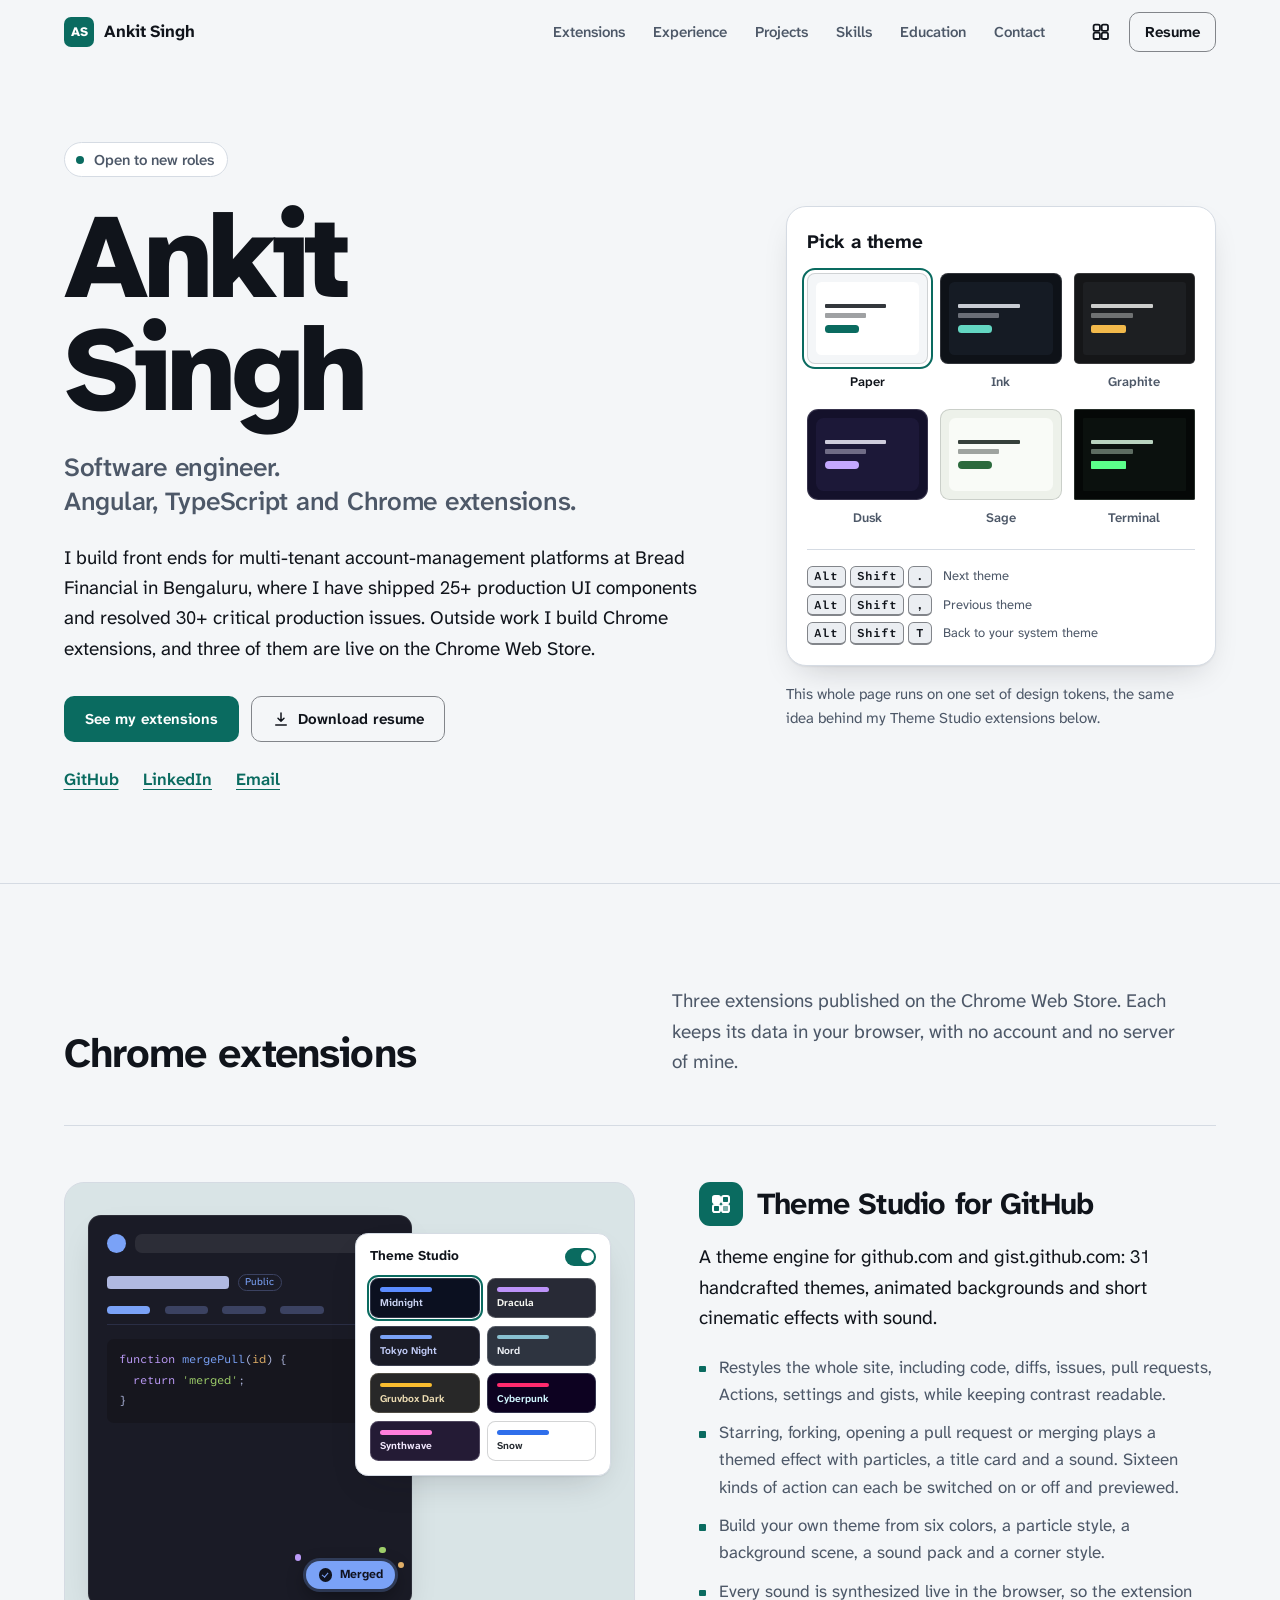
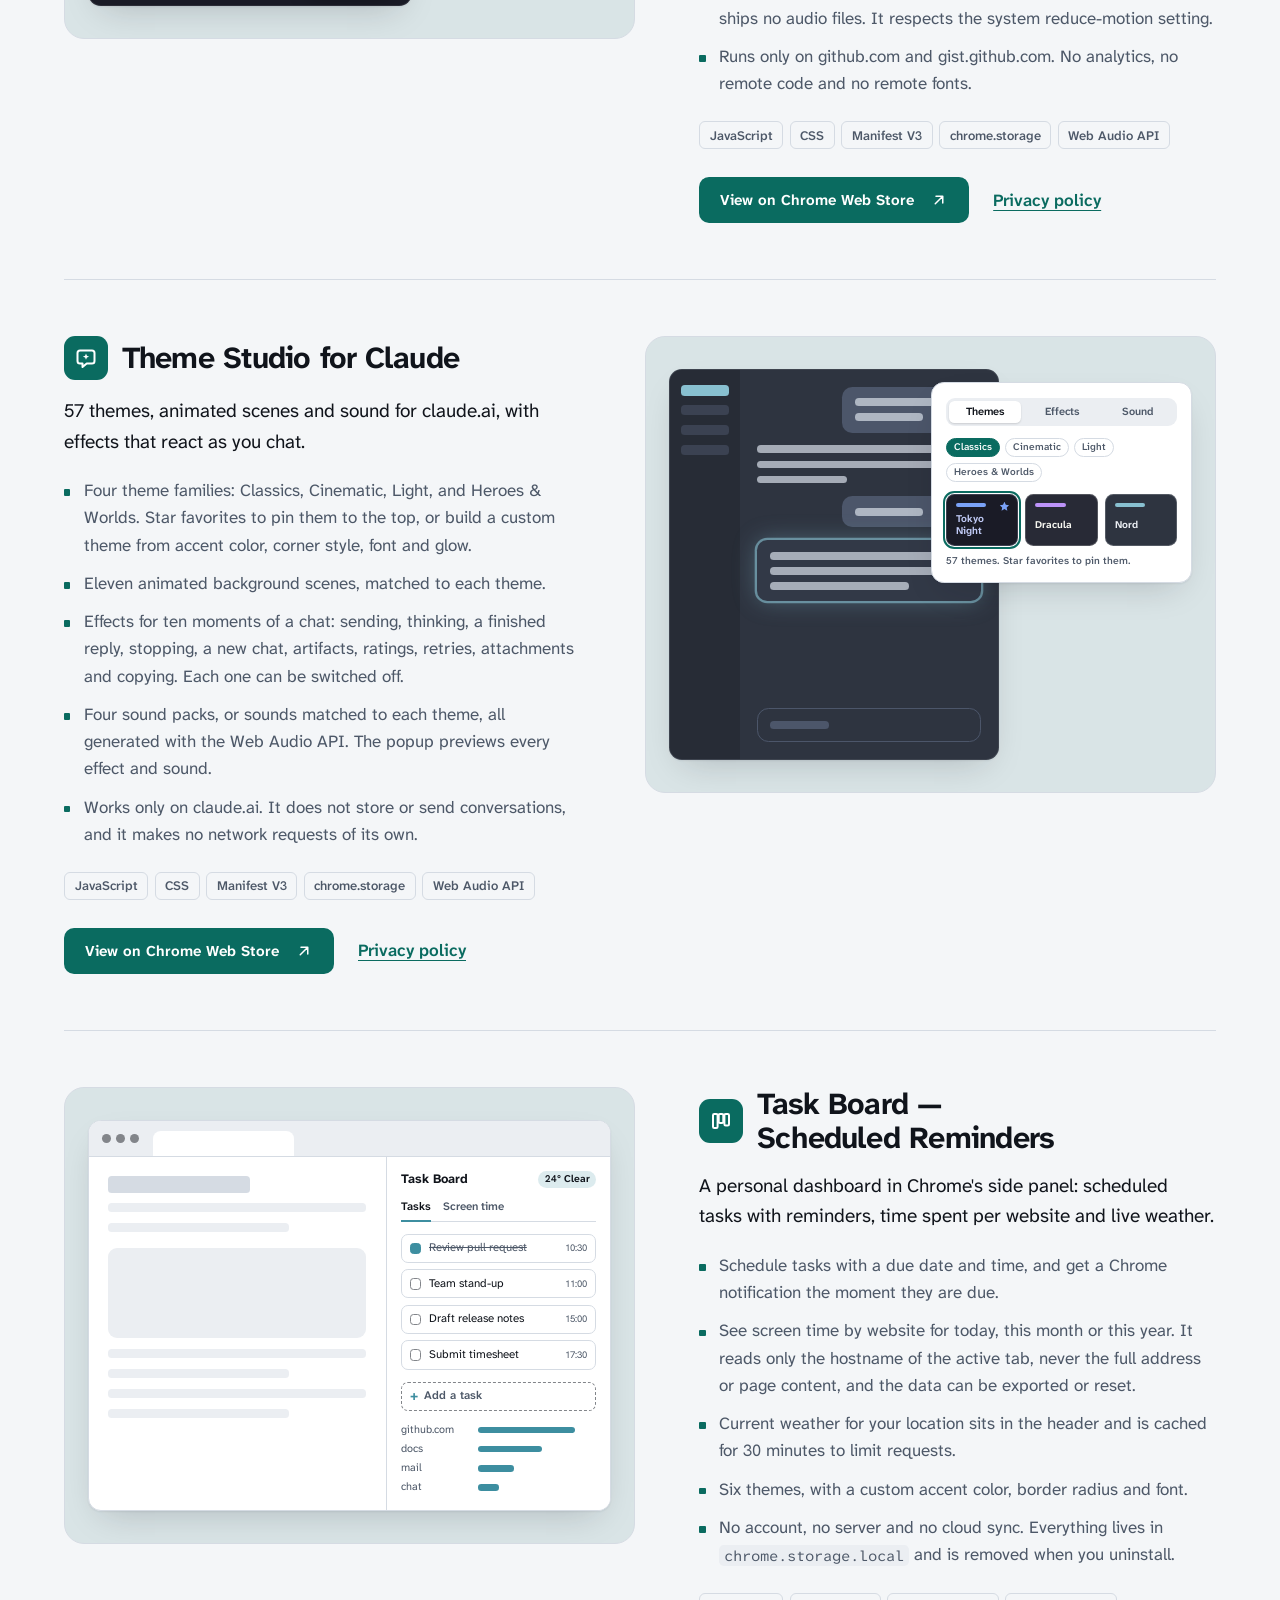
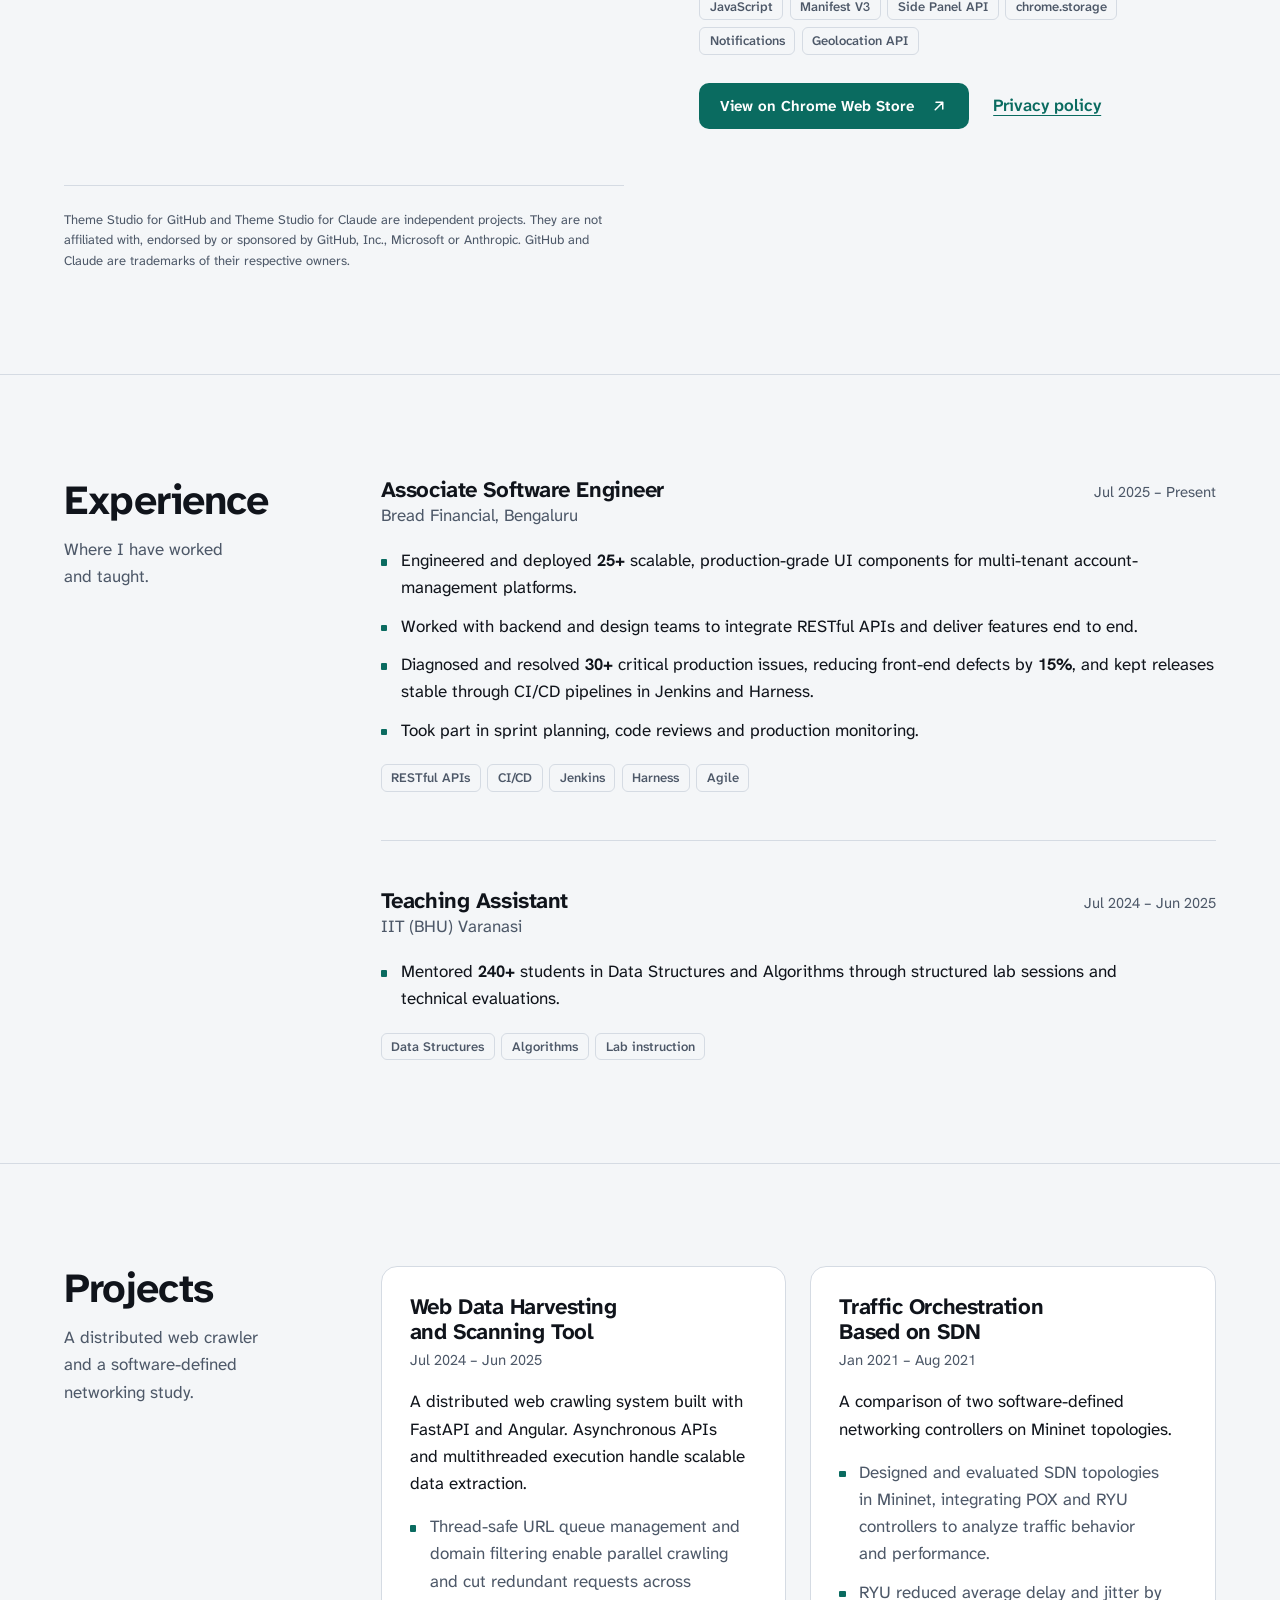
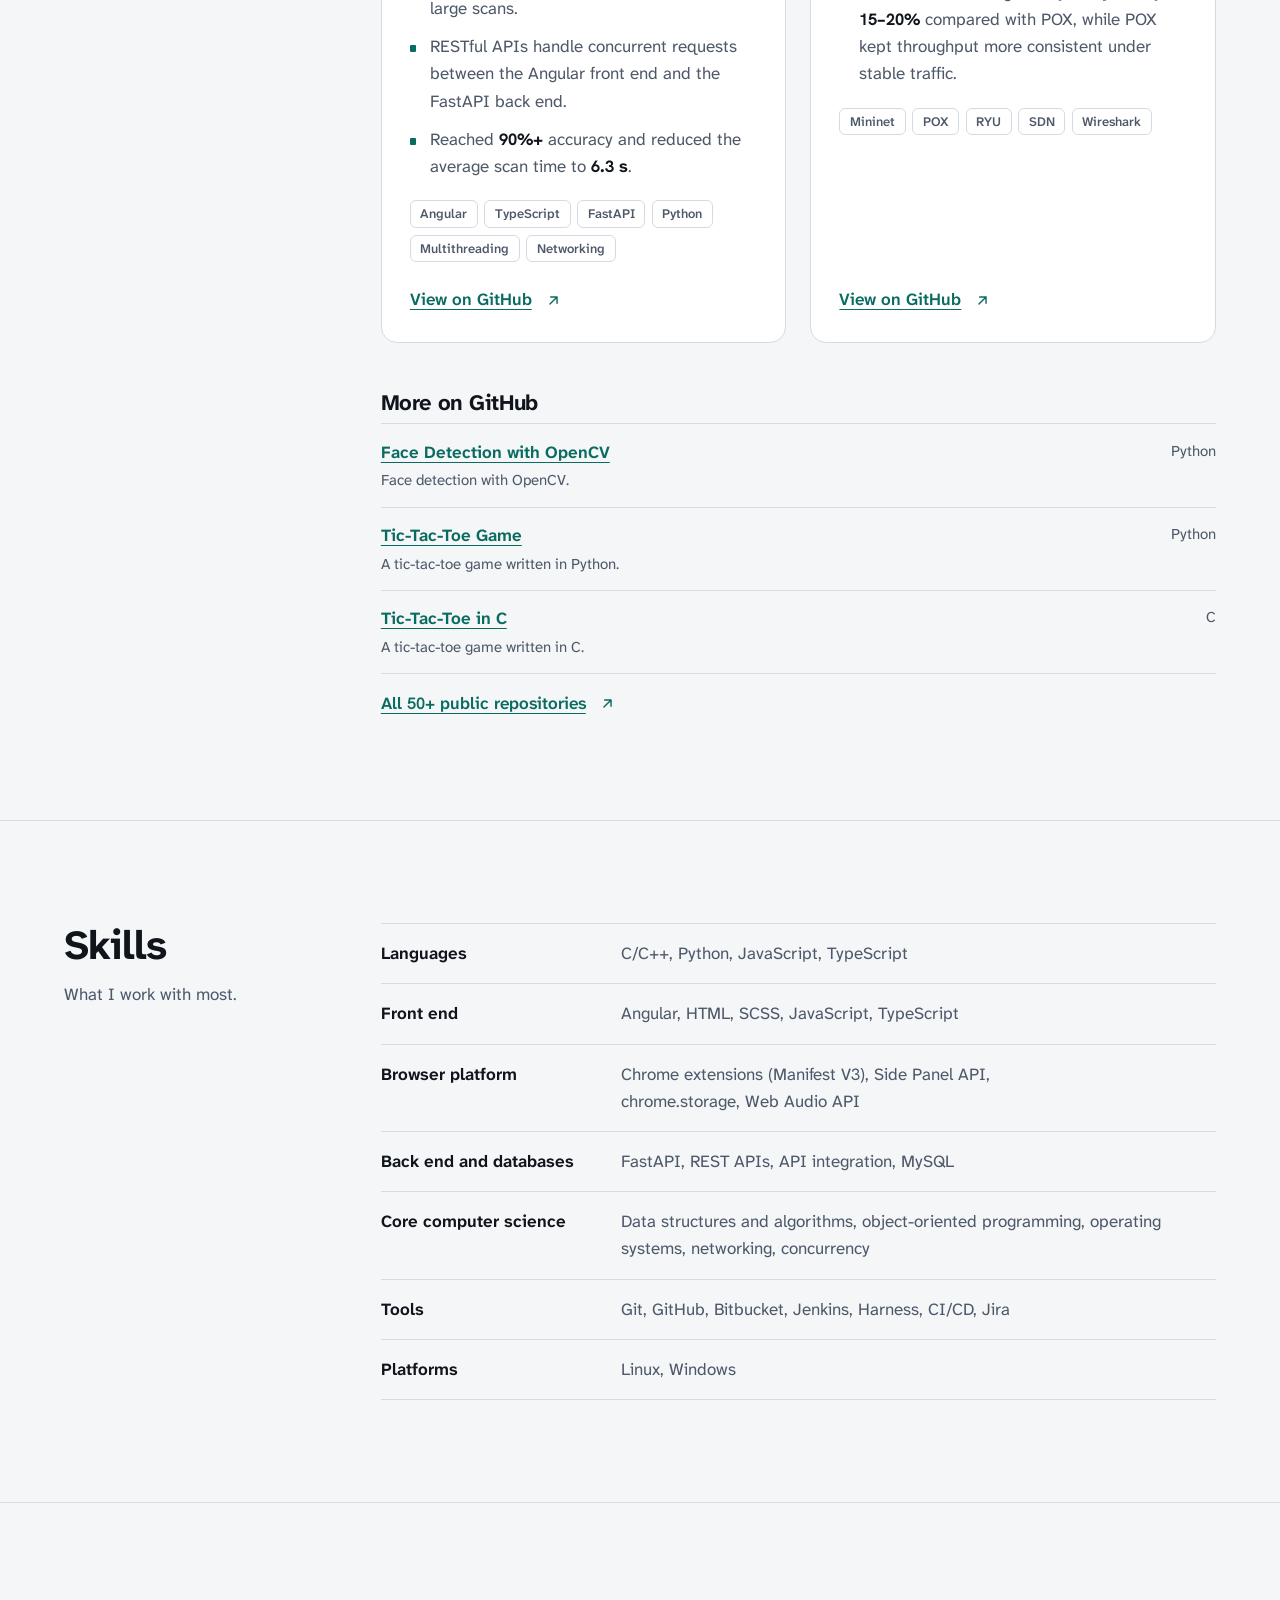
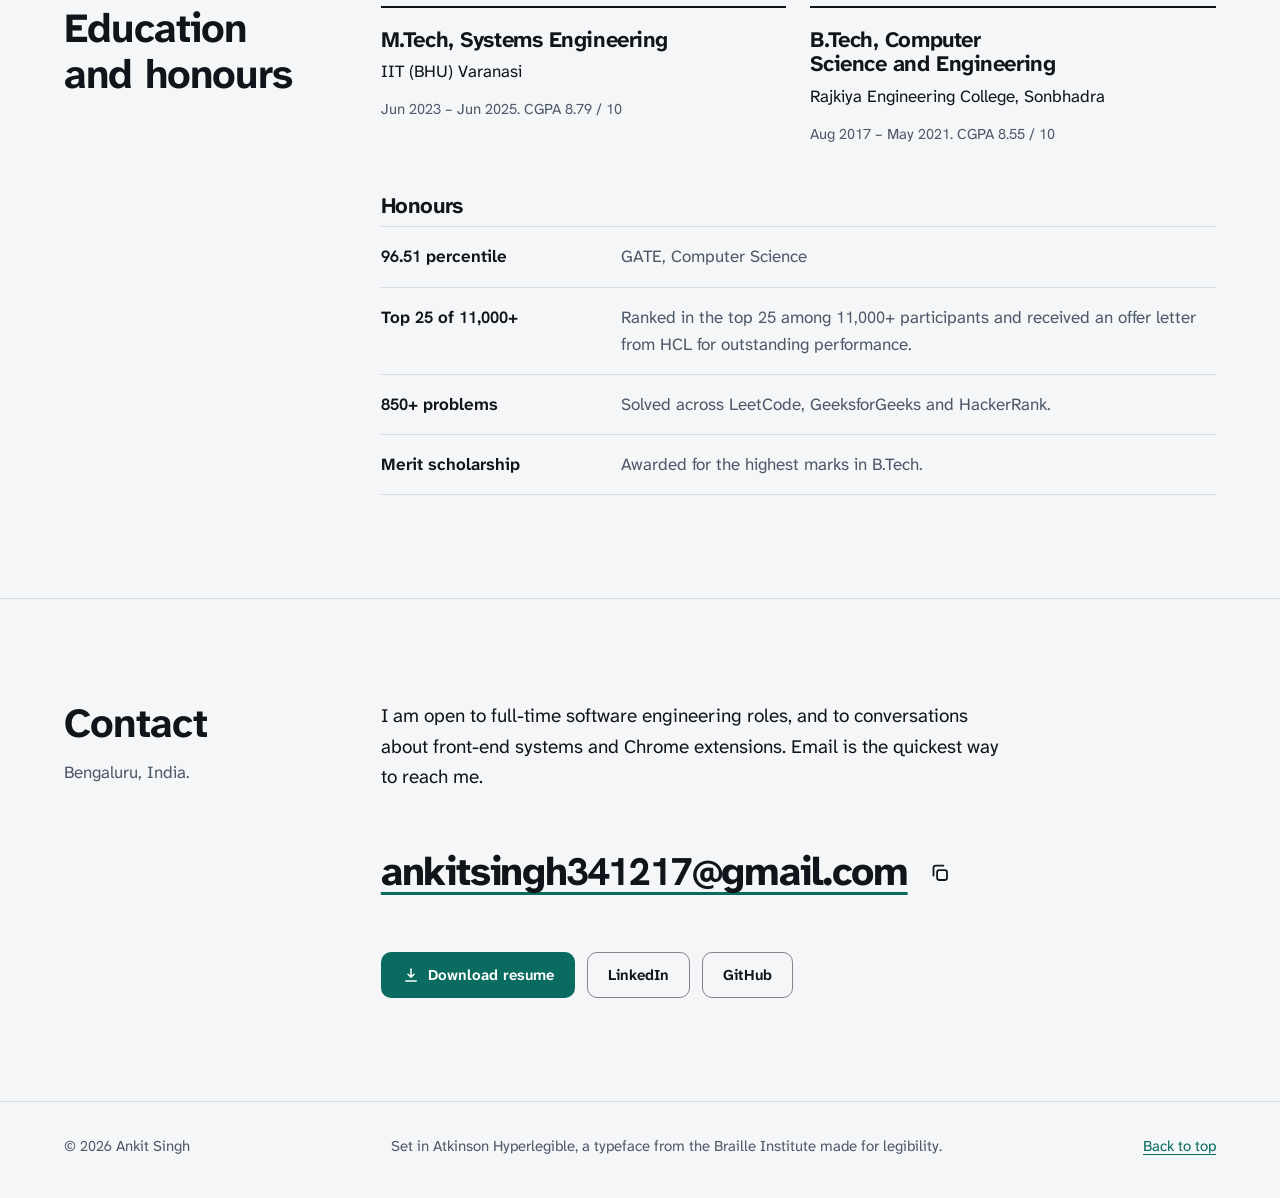
<file: index.html>
<!doctype html>
<html lang="en">
<head>
  <meta charset="utf-8">
  <meta name="viewport" content="width=device-width, initial-scale=1">

  <title>Ankit Singh | Software Engineer and Chrome Extension Developer</title>
  <meta name="description" content="Software engineer at Bread Financial (M.Tech, IIT BHU). Portfolio with three published Chrome extensions, projects, experience and resume.">
  <meta name="author" content="Ankit Singh">
  <link rel="canonical" href="https://ankit-singh-engineer1.github.io/">
  <meta name="theme-color" content="#f4f6f8">
  <meta name="color-scheme" content="light dark">

  <meta property="og:type" content="website">
  <meta property="og:site_name" content="Ankit Singh">
  <meta property="og:title" content="Ankit Singh | Software Engineer and Chrome Extension Developer">
  <meta property="og:description" content="Software engineer at Bread Financial. Three Chrome extensions on the Chrome Web Store, plus projects, experience and resume.">
  <meta property="og:url" content="https://ankit-singh-engineer1.github.io/">
  <meta property="og:image" content="https://ankit-singh-engineer1.github.io/assets/og-image.png">
  <meta property="og:image:width" content="1200">
  <meta property="og:image:height" content="630">
  <meta property="og:image:alt" content="Ankit Singh, software engineer. Angular, TypeScript and Chrome extensions.">
  <meta name="twitter:card" content="summary_large_image">

  <link rel="icon" href="assets/favicon.svg" type="image/svg+xml">
  <link rel="apple-touch-icon" href="assets/apple-touch-icon.png">

  <link rel="preload" href="assets/fonts/atkinson-hyperlegible-next-latin-wght-normal.woff2" as="font" type="font/woff2" crossorigin>
  <link rel="preload" href="assets/fonts/hanken-grotesk-digits-wght.woff2" as="font" type="font/woff2" crossorigin>

  <!-- Sets the saved or system theme before first paint -->
  <script src="js/theme-init.js"></script>

  <link rel="stylesheet" href="css/fonts.css">
  <link rel="stylesheet" href="css/tokens.css">
  <link rel="stylesheet" href="css/base.css">
  <link rel="stylesheet" href="css/components.css">
  <link rel="stylesheet" href="css/sections.css">
  <link rel="stylesheet" href="css/visuals.css">
  <link rel="stylesheet" href="css/print.css" media="print">

  <noscript>
    <style>
      .picker-wrap, .theme-menu { display: none; }
      .hero-grid { grid-template-columns: minmax(0, 1fr); }
    </style>
  </noscript>

  <script type="application/ld+json">
  {
    "@context": "https://schema.org",
    "@graph": [
      {
        "@type": "Person",
        "@id": "https://ankit-singh-engineer1.github.io/#person",
        "name": "Ankit Singh",
        "url": "https://ankit-singh-engineer1.github.io/",
        "jobTitle": "Associate Software Engineer",
        "worksFor": { "@type": "Organization", "name": "Bread Financial" },
        "alumniOf": [
          { "@type": "CollegeOrUniversity", "name": "Indian Institute of Technology (BHU), Varanasi" },
          { "@type": "CollegeOrUniversity", "name": "Rajkiya Engineering College, Sonbhadra" }
        ],
        "address": { "@type": "PostalAddress", "addressLocality": "Bengaluru", "addressCountry": "IN" },
        "knowsAbout": ["Angular", "TypeScript", "JavaScript", "FastAPI", "REST APIs", "Chrome extensions"],
        "sameAs": [
          "https://github.com/ankit-singh-engineer1",
          "https://www.linkedin.com/in/ankitsingh1010/"
        ]
      },
      {
        "@type": "SoftwareApplication",
        "name": "Theme Studio for GitHub",
        "applicationCategory": "DeveloperApplication",
        "operatingSystem": "Chrome",
        "url": "https://chromewebstore.google.com/detail/theme-studio-for-github/mjkhmimoondlkfceimdknhnoebfhdbhg",
        "author": { "@id": "https://ankit-singh-engineer1.github.io/#person" }
      },
      {
        "@type": "SoftwareApplication",
        "name": "Theme Studio for Claude",
        "applicationCategory": "BrowserApplication",
        "operatingSystem": "Chrome",
        "url": "https://chromewebstore.google.com/detail/theme-studio-for-claude/icaimdgiihpbfmnldddcofdecmchdcho",
        "author": { "@id": "https://ankit-singh-engineer1.github.io/#person" }
      },
      {
        "@type": "SoftwareApplication",
        "name": "Task Board — Scheduled Reminders",
        "applicationCategory": "BusinessApplication",
        "operatingSystem": "Chrome",
        "url": "https://chromewebstore.google.com/detail/task-board-%E2%80%94-scheduled-re/ldokmoinkgkicenaionnohghcgnmpkkn",
        "author": { "@id": "https://ankit-singh-engineer1.github.io/#person" }
      }
    ]
  }
  </script>
</head>

<body id="top">
  <a class="skip-link" href="#main">Skip to content</a>

  <!-- Icon sprite. Icons are used with <svg class="icon"><use href="#i-name"/></svg> -->
  <svg class="sprite" xmlns="http://www.w3.org/2000/svg" aria-hidden="true" focusable="false">
    <symbol id="i-external" viewBox="0 0 24 24"><path d="M7 17 17 7M8 7h9v9"/></symbol>
    <symbol id="i-download" viewBox="0 0 24 24"><path d="M12 4v11m0 0-4-4m4 4 4-4M5 20h14"/></symbol>
    <symbol id="i-copy" viewBox="0 0 24 24"><rect x="9" y="9" width="11" height="11" rx="2.5"/><path d="M5 15V6.5A2.5 2.5 0 0 1 7.5 4H16"/></symbol>
    <symbol id="i-menu" viewBox="0 0 24 24"><path d="M4 7h16M4 12h16M4 17h16"/></symbol>
    <symbol id="i-close" viewBox="0 0 24 24"><path d="m6 6 12 12M18 6 6 18"/></symbol>
    <symbol id="i-swatches" viewBox="0 0 24 24"><rect x="4" y="4" width="7" height="7" rx="1.8"/><rect x="13" y="4" width="7" height="7" rx="1.8"/><rect x="4" y="13" width="7" height="7" rx="1.8"/><rect x="13" y="13" width="7" height="7" rx="1.8"/></symbol>
    <symbol id="i-star" viewBox="0 0 24 24"><path fill="currentColor" d="m12 3.5 2.6 5.6 6.1.7-4.5 4.2 1.2 6-5.4-3-5.4 3 1.2-6L3.3 9.8l6.1-.7z"/></symbol>
    <!-- Glyphs for the extension icons -->
    <symbol id="g-themes" viewBox="0 0 24 24"><rect x="4" y="4" width="7" height="7" rx="1.8" fill="currentColor"/><rect x="13" y="4" width="7" height="7" rx="1.8"/><rect x="4" y="13" width="7" height="7" rx="1.8"/><rect x="13" y="13" width="7" height="7" rx="1.8" fill="currentColor" fill-opacity=".45"/></symbol>
    <symbol id="g-chat" viewBox="0 0 24 24"><path d="M6 4.5h12A2.5 2.5 0 0 1 20.5 7v8a2.5 2.5 0 0 1-2.5 2.5h-5.3L8.5 21v-3.5H6A2.5 2.5 0 0 1 3.5 15V7A2.5 2.5 0 0 1 6 4.5z"/><path fill="currentColor" stroke="none" d="m12 7.6.9 2.2 2.2.9-2.2.9-.9 2.2-.9-2.2-2.2-.9 2.2-.9z"/></symbol>
    <symbol id="g-board" viewBox="0 0 24 24"><rect x="4" y="5" width="4.6" height="14" rx="1.3"/><rect x="9.7" y="5" width="4.6" height="9" rx="1.3"/><rect x="15.4" y="5" width="4.6" height="11.5" rx="1.3"/></symbol>
  </svg>

  <header class="site-header">
    <div class="container header-inner">
      <a class="wordmark" href="#top" aria-label="Ankit Singh, back to top">
        <span class="wordmark-mark" aria-hidden="true">AS</span>
        <span>Ankit Singh</span>
      </a>

      <nav class="site-nav" id="siteNav" aria-label="Primary">
        <ul>
          <li><a href="#extensions">Extensions</a></li>
          <li><a href="#experience">Experience</a></li>
          <li><a href="#projects">Projects</a></li>
          <li><a href="#skills">Skills</a></li>
          <li><a href="#education">Education</a></li>
          <li><a href="#contact">Contact</a></li>
          <li class="nav-resume"><a href="assets/Ankit-Singh-Resume.pdf" download="Ankit-Singh-Resume.pdf">Download resume</a></li>
        </ul>
      </nav>

      <div class="header-actions">
        <div class="theme-menu">
          <button class="icon-btn" id="themeToggle" type="button" aria-expanded="false" aria-controls="themeMenu" aria-label="Change theme">
            <svg class="icon" aria-hidden="true"><use href="#i-swatches"/></svg>
          </button>
          <div class="theme-popover" id="themeMenu" hidden>
            <fieldset>
              <legend>Theme</legend>
              <div class="theme-list">
                <label class="theme-opt">
                  <input type="radio" name="theme-menu" value="paper" data-theme-radio>
                  <span class="theme-opt-body"><span class="theme-dot" data-theme="paper" aria-hidden="true"></span>Paper</span>
                </label>
                <label class="theme-opt">
                  <input type="radio" name="theme-menu" value="ink" data-theme-radio>
                  <span class="theme-opt-body"><span class="theme-dot" data-theme="ink" aria-hidden="true"></span>Ink</span>
                </label>
                <label class="theme-opt">
                  <input type="radio" name="theme-menu" value="graphite" data-theme-radio>
                  <span class="theme-opt-body"><span class="theme-dot" data-theme="graphite" aria-hidden="true"></span>Graphite</span>
                </label>
                <label class="theme-opt">
                  <input type="radio" name="theme-menu" value="dusk" data-theme-radio>
                  <span class="theme-opt-body"><span class="theme-dot" data-theme="dusk" aria-hidden="true"></span>Dusk</span>
                </label>
                <label class="theme-opt">
                  <input type="radio" name="theme-menu" value="sage" data-theme-radio>
                  <span class="theme-opt-body"><span class="theme-dot" data-theme="sage" aria-hidden="true"></span>Sage</span>
                </label>
                <label class="theme-opt">
                  <input type="radio" name="theme-menu" value="terminal" data-theme-radio>
                  <span class="theme-opt-body"><span class="theme-dot" data-theme="terminal" aria-hidden="true"></span>Terminal</span>
                </label>
              </div>
            </fieldset>
            <p class="theme-hint"><kbd>Alt</kbd> <kbd>Shift</kbd> <kbd>.</kbd> cycles themes, <kbd>T</kbd> resets.</p>
          </div>
        </div>

        <a class="btn btn-secondary btn-sm" href="assets/Ankit-Singh-Resume.pdf" download="Ankit-Singh-Resume.pdf">Resume</a>

        <button class="icon-btn nav-toggle" type="button" aria-expanded="false" aria-controls="siteNav" aria-label="Open menu">
          <svg class="icon" aria-hidden="true"><use href="#i-menu"/></svg>
        </button>
      </div>
    </div>
  </header>

  <main id="main">

    <!-- ================= Hero ================= -->
    <section class="hero" aria-labelledby="hero-title">
      <div class="container hero-grid">
        <div class="hero-copy">
          <p class="status">Open to new roles</p>

          <h1 class="hero-name" id="hero-title"><span>Ankit</span> <span>Singh</span></h1>
          <p class="hero-role"><span>Software engineer.</span> <span>Angular, TypeScript and Chrome extensions.</span></p>

          <p class="hero-lede">
            I build front ends for multi-tenant account-management platforms at Bread Financial in Bengaluru,
            where I have shipped 25+ production UI components and resolved 30+ critical production issues.
            Outside work I build Chrome extensions, and three of them are live on the Chrome Web Store.
          </p>

          <div class="hero-actions">
            <a class="btn btn-primary" href="#extensions">See my extensions</a>
            <a class="btn btn-secondary" href="assets/Ankit-Singh-Resume.pdf" download="Ankit-Singh-Resume.pdf">
              <svg class="icon" aria-hidden="true"><use href="#i-download"/></svg>
              Download resume
            </a>
          </div>

          <ul class="hero-links">
            <li><a href="https://github.com/ankit-singh-engineer1" target="_blank" rel="noopener">GitHub</a></li>
            <li><a href="https://www.linkedin.com/in/ankitsingh1010/" target="_blank" rel="noopener">LinkedIn</a></li>
            <li><a href="mailto:ankitsingh341217@gmail.com">Email</a></li>
          </ul>
        </div>

        <aside class="picker-wrap" aria-label="Theme picker">
          <div class="picker">
            <fieldset>
              <legend>Pick a theme</legend>
              <div class="theme-grid">
                <label class="theme-tile" style="--i:0">
                  <input type="radio" name="theme-hero" value="paper" data-theme-radio>
                  <span class="tile-preview" data-theme="paper" aria-hidden="true"><span class="tp-card"><i></i><i></i><b></b></span></span>
                  <span class="tile-name">Paper</span>
                </label>
                <label class="theme-tile" style="--i:1">
                  <input type="radio" name="theme-hero" value="ink" data-theme-radio>
                  <span class="tile-preview" data-theme="ink" aria-hidden="true"><span class="tp-card"><i></i><i></i><b></b></span></span>
                  <span class="tile-name">Ink</span>
                </label>
                <label class="theme-tile" style="--i:2">
                  <input type="radio" name="theme-hero" value="graphite" data-theme-radio>
                  <span class="tile-preview" data-theme="graphite" aria-hidden="true"><span class="tp-card"><i></i><i></i><b></b></span></span>
                  <span class="tile-name">Graphite</span>
                </label>
                <label class="theme-tile" style="--i:3">
                  <input type="radio" name="theme-hero" value="dusk" data-theme-radio>
                  <span class="tile-preview" data-theme="dusk" aria-hidden="true"><span class="tp-card"><i></i><i></i><b></b></span></span>
                  <span class="tile-name">Dusk</span>
                </label>
                <label class="theme-tile" style="--i:4">
                  <input type="radio" name="theme-hero" value="sage" data-theme-radio>
                  <span class="tile-preview" data-theme="sage" aria-hidden="true"><span class="tp-card"><i></i><i></i><b></b></span></span>
                  <span class="tile-name">Sage</span>
                </label>
                <label class="theme-tile" style="--i:5">
                  <input type="radio" name="theme-hero" value="terminal" data-theme-radio>
                  <span class="tile-preview" data-theme="terminal" aria-hidden="true"><span class="tp-card"><i></i><i></i><b></b></span></span>
                  <span class="tile-name">Terminal</span>
                </label>
              </div>
            </fieldset>

            <ul class="picker-keys">
              <li><kbd>Alt</kbd><kbd>Shift</kbd><kbd>.</kbd><span>Next theme</span></li>
              <li><kbd>Alt</kbd><kbd>Shift</kbd><kbd>,</kbd><span>Previous theme</span></li>
              <li><kbd>Alt</kbd><kbd>Shift</kbd><kbd>T</kbd><span>Back to your system theme</span></li>
            </ul>
          </div>
          <p class="picker-caption">
            This whole page runs on one set of design tokens, the same idea behind my Theme Studio extensions below.
          </p>
        </aside>
      </div>
    </section>

    <!-- ================= Chrome extensions ================= -->
    <section class="section" id="extensions" aria-labelledby="extensions-title">
      <div class="container">
        <header class="ext-head">
          <h2 id="extensions-title">Chrome extensions</h2>
          <p>Three extensions published on the Chrome Web Store. Each keeps its data in your browser, with no account and no server of mine.</p>
        </header>

        <div class="ext-list">

          <!-- To add an extension: copy one <article class="ext"> block, then change the text, links and illustration. See README.md. -->

          <article class="ext" id="ext-github">
            <figure class="ext-visual" role="img" aria-label="Illustration: the Theme Studio for GitHub popup with eight themes, beside a restyled repository page showing a Merged notification.">
              <div class="vis" aria-hidden="true">
                <div class="gh-page">
                  <div class="gh-top"><span class="gh-mark"></span><span class="gh-search"></span><span class="gh-avatar"></span></div>
                  <div class="gh-repo"><span class="gh-title"></span><span class="gh-badge">Public</span></div>
                  <div class="gh-tabs"><i></i><i></i><i></i><i></i></div>
                  <div class="gh-code">
                    <p><b class="c-k">function</b> <b class="c-f">mergePull</b>(<b class="c-v">id</b>) {</p>
                    <p>  <b class="c-k">return</b> <b class="c-s">'merged'</b>;</p>
                    <p>}</p>
                  </div>
                  <div class="gh-toast"><span class="gh-check"></span>Merged<i class="spark sp1"></i><i class="spark sp2"></i><i class="spark sp3"></i></div>
                </div>
                <div class="popup popup-gh">
                  <div class="popup-head"><span>Theme Studio</span><span class="switch"></span></div>
                  <div class="swatches cols-2">
                    <span class="swatch is-on" style="--sb:#0b1020;--sa:#5b8cff;--st:#c9d3f2"><i></i><b>Midnight</b></span>
                    <span class="swatch" style="--sb:#282a36;--sa:#bd93f9;--st:#f8f8f2"><i></i><b>Dracula</b></span>
                    <span class="swatch" style="--sb:#1a1b26;--sa:#7aa2f7;--st:#c0caf5"><i></i><b>Tokyo Night</b></span>
                    <span class="swatch" style="--sb:#2e3440;--sa:#88c0d0;--st:#eceff4"><i></i><b>Nord</b></span>
                    <span class="swatch" style="--sb:#282828;--sa:#fabd2f;--st:#ebdbb2"><i></i><b>Gruvbox Dark</b></span>
                    <span class="swatch" style="--sb:#0d0221;--sa:#ff2a6d;--st:#d1f7ff"><i></i><b>Cyberpunk</b></span>
                    <span class="swatch" style="--sb:#241b35;--sa:#ff7edb;--st:#f4e9ff"><i></i><b>Synthwave</b></span>
                    <span class="swatch" style="--sb:#ffffff;--sa:#2f6feb;--st:#24292f"><i></i><b>Snow</b></span>
                  </div>
                </div>
              </div>
            </figure>

            <div class="ext-body">
              <div class="ext-title">
                <span class="ext-icon" aria-hidden="true"><svg class="icon"><use href="#g-themes"/></svg></span>
                <h3>Theme Studio for GitHub</h3>
              </div>
              <p class="ext-summary">A theme engine for github.com and gist.github.com: 31 handcrafted themes, animated backgrounds and short cinematic effects with sound.</p>
              <ul class="bullets ext-points">
                <li>Restyles the whole site, including code, diffs, issues, pull requests, Actions, settings and gists, while keeping contrast readable.</li>
                <li>Starring, forking, opening a pull request or merging plays a themed effect with particles, a title card and a sound. Sixteen kinds of action can each be switched on or off and previewed.</li>
                <li>Build your own theme from six colors, a particle style, a background scene, a sound pack and a corner style.</li>
                <li>Every sound is synthesized live in the browser, so the extension ships no audio files. It respects the system reduce-motion setting.</li>
                <li>Runs only on github.com and gist.github.com. No analytics, no remote code and no remote fonts.</li>
              </ul>
              <ul class="tags" aria-label="Built with">
                <li>JavaScript</li>
                <li>CSS</li>
                <li>Manifest V3</li>
                <li>chrome.storage</li>
                <li>Web Audio API</li>
              </ul>
              <div class="ext-links">
                <a class="btn btn-primary" href="https://chromewebstore.google.com/detail/theme-studio-for-github/mjkhmimoondlkfceimdknhnoebfhdbhg" target="_blank" rel="noopener">
                  View on Chrome Web Store<span class="visually-hidden"> (opens in a new tab)</span>
                  <svg class="icon" aria-hidden="true"><use href="#i-external"/></svg>
                </a>
                <a class="link" href="https://github.com/ankit-singh-engineer1/Theme-Studio-for-GitHub/blob/HEAD/PRIVACY.md" target="_blank" rel="noopener">Privacy policy<span class="visually-hidden"> (opens in a new tab)</span></a>
              </div>
            </div>
          </article>

          <article class="ext" id="ext-claude">
            <figure class="ext-visual" role="img" aria-label="Illustration: the Theme Studio for Claude popup with Themes, Effects and Sound tabs and four theme families, over a themed chat window whose latest reply glows.">
              <div class="vis" aria-hidden="true">
                <div class="cl-chat">
                  <div class="cl-side"><i></i><i></i><i></i><i></i></div>
                  <div class="cl-main">
                    <div class="cl-msg cl-me"><i></i><i class="w60"></i></div>
                    <div class="cl-msg"><i></i><i></i><i class="w40"></i></div>
                    <div class="cl-msg cl-me"><i class="w60"></i></div>
                    <div class="cl-msg cl-glow"><i></i><i></i><i class="w70"></i></div>
                    <div class="cl-composer"><span></span></div>
                  </div>
                </div>
                <div class="popup popup-cl">
                  <div class="tabs"><span class="on">Themes</span><span>Effects</span><span>Sound</span></div>
                  <div class="chips"><span class="on">Classics</span><span>Cinematic</span><span>Light</span><span>Heroes &amp; Worlds</span></div>
                  <div class="swatches cols-3">
                    <span class="swatch is-on" style="--sb:#1a1b26;--sa:#7aa2f7;--st:#c0caf5"><i></i><b>Tokyo Night</b><svg class="icon star"><use href="#i-star"/></svg></span>
                    <span class="swatch" style="--sb:#282a36;--sa:#bd93f9;--st:#f8f8f2"><i></i><b>Dracula</b></span>
                    <span class="swatch" style="--sb:#2e3440;--sa:#88c0d0;--st:#eceff4"><i></i><b>Nord</b></span>
                  </div>
                  <p class="popup-note">57 themes. Star favorites to pin them.</p>
                </div>
              </div>
            </figure>

            <div class="ext-body">
              <div class="ext-title">
                <span class="ext-icon" aria-hidden="true"><svg class="icon"><use href="#g-chat"/></svg></span>
                <h3>Theme Studio for Claude</h3>
              </div>
              <p class="ext-summary">57 themes, animated scenes and sound for claude.ai, with effects that react as you chat.</p>
              <ul class="bullets ext-points">
                <li>Four theme families: Classics, Cinematic, Light, and Heroes &amp; Worlds. Star favorites to pin them to the top, or build a custom theme from accent color, corner style, font and glow.</li>
                <li>Eleven animated background scenes, matched to each theme.</li>
                <li>Effects for ten moments of a chat: sending, thinking, a finished reply, stopping, a new chat, artifacts, ratings, retries, attachments and copying. Each one can be switched off.</li>
                <li>Four sound packs, or sounds matched to each theme, all generated with the Web Audio API. The popup previews every effect and sound.</li>
                <li>Works only on claude.ai. It does not store or send conversations, and it makes no network requests of its own.</li>
              </ul>
              <ul class="tags" aria-label="Built with">
                <li>JavaScript</li>
                <li>CSS</li>
                <li>Manifest V3</li>
                <li>chrome.storage</li>
                <li>Web Audio API</li>
              </ul>
              <div class="ext-links">
                <a class="btn btn-primary" href="https://chromewebstore.google.com/detail/theme-studio-for-claude/icaimdgiihpbfmnldddcofdecmchdcho" target="_blank" rel="noopener">
                  View on Chrome Web Store<span class="visually-hidden"> (opens in a new tab)</span>
                  <svg class="icon" aria-hidden="true"><use href="#i-external"/></svg>
                </a>
                <a class="link" href="https://github.com/ankit-singh-engineer1/Theme-Studio-for-Claude/blob/HEAD/PRIVACY.md" target="_blank" rel="noopener">Privacy policy<span class="visually-hidden"> (opens in a new tab)</span></a>
              </div>
            </div>
          </article>

          <article class="ext" id="ext-taskboard">
            <figure class="ext-visual" role="img" aria-label="Illustration: a browser window with the Task Board side panel open, showing scheduled tasks, time spent per website and current weather.">
              <div class="vis vis-tb" aria-hidden="true">
                <div class="browser">
                  <div class="browser-bar">
                    <span class="dots"><i></i><i></i><i></i></span>
                    <span class="btab"></span>
                  </div>
                  <div class="browser-body">
                    <div class="bpage"><i class="h"></i><i></i><i class="s"></i><i class="img"></i><i></i><i class="s"></i><i></i><i class="s"></i></div>
                    <div class="panel">
                      <div class="panel-head"><span>Task Board</span><span class="wx">24° Clear</span></div>
                      <div class="ptabs"><span class="on">Tasks</span><span>Screen time</span></div>
                      <ul class="tasks">
                        <li class="done"><i class="cb"></i><span>Review pull request</span><time>10:30</time></li>
                        <li><i class="cb"></i><span>Team stand-up</span><time>11:00</time></li>
                        <li><i class="cb"></i><span>Draft release notes</span><time>15:00</time></li>
                        <li><i class="cb"></i><span>Submit timesheet</span><time>17:30</time></li>
                      </ul>
                      <div class="add-task"><b>+</b> Add a task</div>
                      <div class="usage">
                        <div class="usage-row"><span>github.com</span><i style="--w:82%"></i></div>
                        <div class="usage-row"><span>docs</span><i style="--w:54%"></i></div>
                        <div class="usage-row"><span>mail</span><i style="--w:30%"></i></div>
                        <div class="usage-row"><span>chat</span><i style="--w:18%"></i></div>
                      </div>
                    </div>
                  </div>
                </div>
              </div>
            </figure>

            <div class="ext-body">
              <div class="ext-title">
                <span class="ext-icon" aria-hidden="true"><svg class="icon"><use href="#g-board"/></svg></span>
                <h3>Task Board — Scheduled Reminders</h3>
              </div>
              <p class="ext-summary">A personal dashboard in Chrome's side panel: scheduled tasks with reminders, time spent per website and live weather.</p>
              <ul class="bullets ext-points">
                <li>Schedule tasks with a due date and time, and get a Chrome notification the moment they are due.</li>
                <li>See screen time by website for today, this month or this year. It reads only the hostname of the active tab, never the full address or page content, and the data can be exported or reset.</li>
                <li>Current weather for your location sits in the header and is cached for 30 minutes to limit requests.</li>
                <li>Six themes, with a custom accent color, border radius and font.</li>
                <li>No account, no server and no cloud sync. Everything lives in <code>chrome.storage.local</code> and is removed when you uninstall.</li>
              </ul>
              <ul class="tags" aria-label="Built with">
                <li>JavaScript</li>
                <li>Manifest V3</li>
                <li>Side Panel API</li>
                <li>chrome.storage</li>
                <li>Notifications</li>
                <li>Geolocation API</li>
              </ul>
              <div class="ext-links">
                <a class="btn btn-primary" href="https://chromewebstore.google.com/detail/task-board-%E2%80%94-scheduled-re/ldokmoinkgkicenaionnohghcgnmpkkn" target="_blank" rel="noopener">
                  View on Chrome Web Store<span class="visually-hidden"> (opens in a new tab)</span>
                  <svg class="icon" aria-hidden="true"><use href="#i-external"/></svg>
                </a>
                <a class="link" href="https://ankit-singh-engineer1.github.io/Task-Board-Scheduled-Reminders/privacy.html" target="_blank" rel="noopener">Privacy policy<span class="visually-hidden"> (opens in a new tab)</span></a>
              </div>
            </div>
          </article>

        </div>

        <p class="fineprint">
          Theme Studio for GitHub and Theme Studio for Claude are independent projects. They are not affiliated with, endorsed by or sponsored by GitHub, Inc., Microsoft or Anthropic. GitHub and Claude are trademarks of their respective owners.
        </p>
      </div>
    </section>

    <!-- ================= Experience ================= -->
    <section class="section" id="experience" aria-labelledby="experience-title">
      <div class="container split">
        <header class="section-head">
          <h2 id="experience-title">Experience</h2>
          <p>Where I have worked and taught.</p>
        </header>

        <div class="section-body">
          <article class="job">
            <header class="job-head">
              <div>
                <h3>Associate Software Engineer</h3>
                <p class="job-org">Bread Financial, Bengaluru</p>
              </div>
              <p class="job-dates">Jul 2025 – Present</p>
            </header>
            <ul class="bullets">
              <li>Engineered and deployed <strong>25+</strong> scalable, production-grade UI components for multi-tenant account-management platforms.</li>
              <li>Worked with backend and design teams to integrate RESTful APIs and deliver features end to end.</li>
              <li>Diagnosed and resolved <strong>30+</strong> critical production issues, reducing front-end defects by <strong>15%</strong>, and kept releases stable through CI/CD pipelines in Jenkins and Harness.</li>
              <li>Took part in sprint planning, code reviews and production monitoring.</li>
            </ul>
            <ul class="tags" aria-label="Technologies">
              <li>RESTful APIs</li>
              <li>CI/CD</li>
              <li>Jenkins</li>
              <li>Harness</li>
              <li>Agile</li>
            </ul>
          </article>

          <article class="job">
            <header class="job-head">
              <div>
                <h3>Teaching Assistant</h3>
                <p class="job-org">IIT (BHU) Varanasi</p>
              </div>
              <p class="job-dates">Jul 2024 – Jun 2025</p>
            </header>
            <ul class="bullets">
              <li>Mentored <strong>240+</strong> students in Data Structures and Algorithms through structured lab sessions and technical evaluations.</li>
            </ul>
            <ul class="tags" aria-label="Topics">
              <li>Data Structures</li>
              <li>Algorithms</li>
              <li>Lab instruction</li>
            </ul>
          </article>
        </div>
      </div>
    </section>

    <!-- ================= Projects ================= -->
    <section class="section" id="projects" aria-labelledby="projects-title">
      <div class="container split">
        <header class="section-head">
          <h2 id="projects-title">Projects</h2>
          <p>A distributed web crawler and a software-defined networking study.</p>
        </header>

        <div class="section-body">
          <div class="project-grid">
            <article class="project">
              <h3>Web Data Harvesting and Scanning Tool</h3>
              <p class="project-period">Jul 2024 – Jun 2025</p>
              <p class="project-summary">A distributed web crawling system built with FastAPI and Angular. Asynchronous APIs and multithreaded execution handle scalable data extraction.</p>
              <ul class="bullets">
                <li>Thread-safe URL queue management and domain filtering enable parallel crawling and cut redundant requests across large scans.</li>
                <li>RESTful APIs handle concurrent requests between the Angular front end and the FastAPI back end.</li>
                <li>Reached <strong>90%+</strong> accuracy and reduced the average scan time to <strong>6.3 s</strong>.</li>
              </ul>
              <ul class="tags" aria-label="Built with">
                <li>Angular</li>
                <li>TypeScript</li>
                <li>FastAPI</li>
                <li>Python</li>
                <li>Multithreading</li>
                <li>Networking</li>
              </ul>
              <a class="link" href="https://github.com/ankit-singh-engineer1/Web-Data-Harvesting-and-Scanning-Tool" target="_blank" rel="noopener">
                View on GitHub<span class="visually-hidden"> (opens in a new tab)</span>
                <svg class="icon" aria-hidden="true"><use href="#i-external"/></svg>
              </a>
            </article>

            <article class="project">
              <h3>Traffic Orchestration Based on SDN</h3>
              <p class="project-period">Jan 2021 – Aug 2021</p>
              <p class="project-summary">A comparison of two software-defined networking controllers on Mininet topologies.</p>
              <ul class="bullets">
                <li>Designed and evaluated SDN topologies in Mininet, integrating POX and RYU controllers to analyze traffic behavior and performance.</li>
                <li>RYU reduced average delay and jitter by <strong>15–20%</strong> compared with POX, while POX kept throughput more consistent under stable traffic.</li>
              </ul>
              <ul class="tags" aria-label="Built with">
                <li>Mininet</li>
                <li>POX</li>
                <li>RYU</li>
                <li>SDN</li>
                <li>Wireshark</li>
              </ul>
              <a class="link" href="https://github.com/ankit-singh-engineer1/Traffic-Orchestration-based-on-Software-defined-Networking" target="_blank" rel="noopener">
                View on GitHub<span class="visually-hidden"> (opens in a new tab)</span>
                <svg class="icon" aria-hidden="true"><use href="#i-external"/></svg>
              </a>
            </article>
          </div>

          <div class="more-repos">
            <h3>More on GitHub</h3>
            <ul class="repo-list">
              <li>
                <a href="https://github.com/ankit-singh-engineer1/Face-Detection-with-OpenCV" target="_blank" rel="noopener">Face Detection with OpenCV</a>
                <span class="repo-lang">Python</span>
                <p>Face detection with OpenCV.</p>
              </li>
              <li>
                <a href="https://github.com/ankit-singh-engineer1/Tic-Tac-Toe-Game" target="_blank" rel="noopener">Tic-Tac-Toe Game</a>
                <span class="repo-lang">Python</span>
                <p>A tic-tac-toe game written in Python.</p>
              </li>
              <li>
                <a href="https://github.com/ankit-singh-engineer1/Tic-tac-toe-game-in-C-language" target="_blank" rel="noopener">Tic-Tac-Toe in C</a>
                <span class="repo-lang">C</span>
                <p>A tic-tac-toe game written in C.</p>
              </li>
            </ul>
            <p><a class="link" href="https://github.com/ankit-singh-engineer1?tab=repositories" target="_blank" rel="noopener">
              All 50+ public repositories<span class="visually-hidden"> (opens in a new tab)</span>
              <svg class="icon" aria-hidden="true"><use href="#i-external"/></svg>
            </a></p>
          </div>
        </div>
      </div>
    </section>

    <!-- ================= Skills ================= -->
    <section class="section" id="skills" aria-labelledby="skills-title">
      <div class="container split">
        <header class="section-head">
          <h2 id="skills-title">Skills</h2>
          <p>What I work with most.</p>
        </header>

        <div class="section-body">
          <dl>
            <div class="skill-row"><dt>Languages</dt><dd>C/C++, Python, JavaScript, TypeScript</dd></div>
            <div class="skill-row"><dt>Front end</dt><dd>Angular, HTML, SCSS, JavaScript, TypeScript</dd></div>
            <div class="skill-row"><dt>Browser platform</dt><dd>Chrome extensions (Manifest V3), Side Panel API, chrome.storage, Web&nbsp;Audio&nbsp;API</dd></div>
            <div class="skill-row"><dt>Back end and databases</dt><dd>FastAPI, REST APIs, API integration, MySQL</dd></div>
            <div class="skill-row"><dt>Core computer science</dt><dd>Data structures and algorithms, object-oriented programming, operating systems, networking, concurrency</dd></div>
            <div class="skill-row"><dt>Tools</dt><dd>Git, GitHub, Bitbucket, Jenkins, Harness, CI/CD, Jira</dd></div>
            <div class="skill-row"><dt>Platforms</dt><dd>Linux, Windows</dd></div>
          </dl>
        </div>
      </div>
    </section>

    <!-- ================= Education and honours ================= -->
    <section class="section" id="education" aria-labelledby="education-title">
      <div class="container split">
        <header class="section-head">
          <h2 id="education-title">Education and honours</h2>
        </header>

        <div class="section-body">
          <div class="edu-grid">
            <article class="edu">
              <h3>M.Tech, Systems Engineering</h3>
              <p class="edu-school">IIT (BHU) Varanasi</p>
              <p class="edu-meta">Jun 2023 – Jun 2025. CGPA 8.79 / 10</p>
            </article>
            <article class="edu">
              <h3>B.Tech, Computer Science and Engineering</h3>
              <p class="edu-school">Rajkiya Engineering College, Sonbhadra</p>
              <p class="edu-meta">Aug 2017 – May 2021. CGPA 8.55 / 10</p>
            </article>
          </div>

          <div class="honours">
            <h3>Honours</h3>
            <ul class="honour-list">
              <li><strong>96.51 percentile</strong><span>GATE, Computer Science</span></li>
              <li><strong>Top 25 of 11,000+</strong><span>Ranked in the top 25 among 11,000+ participants and received an offer letter from HCL for outstanding performance.</span></li>
              <li><strong>850+ problems</strong><span>Solved across LeetCode, GeeksforGeeks and HackerRank.</span></li>
              <li><strong>Merit scholarship</strong><span>Awarded for the highest marks in B.Tech.</span></li>
            </ul>
          </div>
        </div>
      </div>
    </section>

    <!-- ================= Contact ================= -->
    <section class="section" id="contact" aria-labelledby="contact-title">
      <div class="container split">
        <header class="section-head">
          <h2 id="contact-title">Contact</h2>
          <p>Bengaluru, India.</p>
        </header>

        <div class="section-body">
          <p class="contact-lede">I am open to full-time software engineering roles, and to conversations about front-end systems and Chrome extensions. Email is the quickest way to reach me.</p>

          <p class="contact-email">
            <a href="mailto:ankitsingh341217@gmail.com">ankitsingh341217@gmail.com</a>
            <button class="icon-btn" type="button" data-copy="ankitsingh341217@gmail.com" data-copied="Email address copied" aria-label="Copy email address">
              <svg class="icon" aria-hidden="true"><use href="#i-copy"/></svg>
            </button>
          </p>

          <div class="contact-links">
            <a class="btn btn-primary" href="assets/Ankit-Singh-Resume.pdf" download="Ankit-Singh-Resume.pdf">
              <svg class="icon" aria-hidden="true"><use href="#i-download"/></svg>
              Download resume
            </a>
            <a class="btn btn-secondary" href="https://www.linkedin.com/in/ankitsingh1010/" target="_blank" rel="noopener">LinkedIn<span class="visually-hidden"> (opens in a new tab)</span></a>
            <a class="btn btn-secondary" href="https://github.com/ankit-singh-engineer1" target="_blank" rel="noopener">GitHub<span class="visually-hidden"> (opens in a new tab)</span></a>
          </div>
        </div>
      </div>
    </section>

  </main>

  <footer class="site-footer">
    <div class="container footer-inner">
      <p>&copy; <span data-year>2026</span> Ankit Singh</p>
      <p>Set in Atkinson Hyperlegible, a typeface from the Braille Institute made for legibility.</p>
      <a href="#top">Back to top</a>
    </div>
  </footer>

  <div class="toast" id="toast" role="status" aria-live="polite"></div>

  <script src="js/ui.js" defer></script>
  <script src="js/theme.js" defer></script>
  <script src="js/nav.js" defer></script>
</body>
</html>
</file>
<file: css/fonts.css>
/* Self-hosted fonts (Latin subset). No requests to Google Fonts or any other third party.
   Licence: SIL Open Font License 1.1, see assets/fonts/OFL.txt */

/* Digits 0-9 only (2.7 KB). Atkinson draws a slashed zero, which looks heavy in headings and dates,
   so the numerals come from Hanken Grotesk. unicode-range keeps every other character on Atkinson.
   size-adjust matches Hanken's numeral height to Atkinson's cap height. */
@font-face {
  font-family: "Hanken Digits";
  src: url("../assets/fonts/hanken-grotesk-digits-wght.woff2") format("woff2");
  font-weight: 100 900;
  font-style: normal;
  font-display: swap;
  unicode-range: U+0030-0039;
  size-adjust: 96.5%;
}

@font-face {
  font-family: "Atkinson Hyperlegible Next";
  src: url("../assets/fonts/atkinson-hyperlegible-next-latin-wght-normal.woff2") format("woff2");
  font-weight: 200 800;
  font-style: normal;
  font-display: swap;
}

@font-face {
  font-family: "Atkinson Hyperlegible Mono";
  src: url("../assets/fonts/atkinson-hyperlegible-mono-latin-400-normal.woff2") format("woff2");
  font-weight: 400;
  font-style: normal;
  font-display: swap;
}

@font-face {
  font-family: "Atkinson Hyperlegible Mono";
  src: url("../assets/fonts/atkinson-hyperlegible-mono-latin-600-normal.woff2") format("woff2");
  font-weight: 600;
  font-style: normal;
  font-display: swap;
}
</file>
<file: css/tokens.css>
/* ==========================================================================
   Design tokens
   Every colour on the site comes from the variables in this file. That is what
   lets the theme picker restyle the whole page, and it is the same idea the
   Theme Studio extensions are built on.

   To add a theme: copy a block below, change its name and values, then add a
   matching tile and chip in index.html (see README.md).
   ========================================================================== */

:root {
  /* Type */
  --font-sans: "Hanken Digits", "Atkinson Hyperlegible Next", system-ui, -apple-system, "Segoe UI", Roboto, "Helvetica Neue", Arial, sans-serif;
  --font-mono: "Atkinson Hyperlegible Mono", ui-monospace, SFMono-Regular, Menlo, Consolas, monospace;

  --text-xs: 0.8125rem;
  --text-sm: 0.9375rem;
  --text-base: 1.0625rem;
  --text-lg: 1.1875rem;
  --text-xl: 1.375rem;
  --text-2xl: clamp(1.875rem, 1.45rem + 1.4vw, 2.625rem);
  --text-hero: clamp(3.75rem, 2.1rem + 8.2vw, 7.5rem);

  /* Layout */
  --container: 72rem;
  --gutter: clamp(1.25rem, 4vw, 2.5rem);
  --header-h: 4rem;

  /* Motion */
  --ease: cubic-bezier(0.2, 0.7, 0.2, 1);
}

/* Paper: light, the default */
:root,
[data-theme="paper"] {
  color-scheme: light;
  --bg: #f4f6f8;
  --surface: #ffffff;
  --surface-2: #ebeef2;
  --text: #10141b;
  --muted: #4d5868;
  --line: #d5dbe3;
  --accent: #0a6b60;
  --accent-ink: #ffffff;
  --radius: 10px;
  --shadow: 0 1px 2px rgb(16 20 27 / 6%), 0 14px 34px -14px rgb(16 20 27 / 22%);
}

/* No JavaScript and the system prefers dark: use Ink. Keep in sync with the Ink block. */
@media (prefers-color-scheme: dark) {
  :root:not([data-theme]) {
    color-scheme: dark;
    --bg: #0e1218;
    --surface: #151b24;
    --surface-2: #1c2430;
    --text: #e8ecf2;
    --muted: #a1abba;
    --line: #263040;
    --accent: #63d6c2;
    --accent-ink: #08201c;
    --radius: 10px;
    --shadow: 0 1px 2px rgb(0 0 0 / 40%), 0 18px 40px -16px rgb(0 0 0 / 65%);
  }
}

/* Ink: dark, the default for dark systems */
[data-theme="ink"] {
  color-scheme: dark;
  --bg: #0e1218;
  --surface: #151b24;
  --surface-2: #1c2430;
  --text: #e8ecf2;
  --muted: #a1abba;
  --line: #263040;
  --accent: #63d6c2;
  --accent-ink: #08201c;
  --radius: 10px;
  --shadow: 0 1px 2px rgb(0 0 0 / 40%), 0 18px 40px -16px rgb(0 0 0 / 65%);
}

/* Graphite: neutral dark with an amber accent */
[data-theme="graphite"] {
  color-scheme: dark;
  --bg: #151618;
  --surface: #1d1f22;
  --surface-2: #26292d;
  --text: #ececea;
  --muted: #a9abaf;
  --line: #33363b;
  --accent: #f2b94b;
  --accent-ink: #1f1500;
  --radius: 6px;
  --shadow: 0 1px 2px rgb(0 0 0 / 45%), 0 18px 40px -16px rgb(0 0 0 / 70%);
}

/* Dusk: indigo with a lavender accent */
[data-theme="dusk"] {
  color-scheme: dark;
  --bg: #14112b;
  --surface: #1c1838;
  --surface-2: #26214a;
  --text: #eeebfa;
  --muted: #b3acd9;
  --line: #352f63;
  --accent: #c4a8ff;
  --accent-ink: #1a1033;
  --radius: 14px;
  --shadow: 0 1px 2px rgb(5 2 20 / 50%), 0 18px 40px -16px rgb(5 2 20 / 75%);
}

/* Sage: light, soft green */
[data-theme="sage"] {
  color-scheme: light;
  --bg: #edf1ea;
  --surface: #f9fbf7;
  --surface-2: #e0e7dc;
  --text: #14201a;
  --muted: #46574b;
  --line: #c9d4c5;
  --accent: #2c6a3d;
  --accent-ink: #ffffff;
  --radius: 12px;
  --shadow: 0 1px 2px rgb(20 32 26 / 8%), 0 14px 34px -14px rgb(20 32 26 / 24%);
}

/* Terminal: black with a phosphor-green accent and sharp corners */
[data-theme="terminal"] {
  color-scheme: dark;
  --bg: #050807;
  --surface: #0b110e;
  --surface-2: #111a15;
  --text: #d8f5df;
  --muted: #8db499;
  --line: #1e2e24;
  --accent: #5bff8a;
  --accent-ink: #02130a;
  --radius: 2px;
  --shadow: 0 1px 2px rgb(0 0 0 / 60%), 0 18px 40px -16px rgb(0 0 0 / 80%);
}

/* Derived tokens. Defined on every themed element so a theme preview
   (an element carrying its own data-theme) computes them from its own values. */
:root,
[data-theme] {
  --accent-soft: color-mix(in srgb, var(--accent) 14%, var(--surface));
  --line-strong: color-mix(in srgb, var(--text) 50%, var(--bg));
  --focus: var(--accent);
  --stage: color-mix(in srgb, var(--accent) 8%, var(--surface-2));
}

/* Page-level colours. A theme preview re-scopes --accent and --focus to its own theme,
   so the selection ring around a preview reads these root values instead. */
:root {
  --ui-accent: var(--accent);
  --ui-focus: var(--focus);
}
</file>
<file: css/base.css>
/* ==========================================================================
   Base: reset, typography, layout primitives, accessibility helpers
   ========================================================================== */

*,
*::before,
*::after {
  box-sizing: border-box;
}

* {
  margin: 0;
}

html {
  -webkit-text-size-adjust: 100%;
  text-size-adjust: 100%;
  scroll-behavior: smooth;
  scroll-padding-top: calc(var(--header-h) + 1rem);
}

body {
  min-height: 100vh;
  background: var(--bg);
  color: var(--text);
  font: 400 var(--text-base) / 1.6 var(--font-sans);
  font-synthesis: none;
  text-rendering: optimizeLegibility;
  -webkit-font-smoothing: antialiased;
}

img,
svg {
  display: block;
  max-width: 100%;
}

h1,
h2,
h3 {
  font-weight: 700;
  line-height: 1.12;
  letter-spacing: -0.02em;
  text-wrap: balance;
}

p,
li {
  text-wrap: pretty;
}

strong {
  font-weight: 700;
}

a {
  color: var(--accent);
  text-decoration-thickness: 1px;
  text-underline-offset: 0.22em;
}

a:hover {
  text-decoration-thickness: 2px;
}

button {
  font: inherit;
  color: inherit;
}

:focus-visible {
  outline: 3px solid var(--focus);
  outline-offset: 3px;
}

::selection {
  background: var(--accent);
  color: var(--accent-ink);
}

/* Layout */
.container {
  width: min(100% - 2 * var(--gutter), var(--container));
  margin-inline: auto;
}

/* Accessibility helpers */
.visually-hidden {
  position: absolute !important;
  width: 1px;
  height: 1px;
  margin: -1px;
  padding: 0;
  overflow: hidden;
  clip: rect(0 0 0 0);
  white-space: nowrap;
  border: 0;
}

.skip-link {
  position: absolute;
  left: var(--gutter);
  top: -4rem;
  z-index: 100;
  padding: 0.65rem 1rem;
  background: var(--accent);
  color: var(--accent-ink);
  border-radius: var(--radius);
  font-weight: 650;
  text-decoration: none;
}

.skip-link:focus {
  top: 0.75rem;
}

/* SVG icon sprite (referenced with <use href="#i-…">) */
.sprite {
  position: absolute;
  width: 0;
  height: 0;
  overflow: hidden;
}

.icon {
  width: 1.25em;
  height: 1.25em;
  flex: none;
  fill: none;
  stroke: currentColor;
  stroke-width: 2;
  stroke-linecap: round;
  stroke-linejoin: round;
}

/* Brief colour cross-fade while the theme changes (class is added by js/theme.js) */
html.theme-fade,
html.theme-fade *,
html.theme-fade *::before,
html.theme-fade *::after {
  transition:
    background-color 0.35s ease,
    color 0.35s ease,
    border-color 0.35s ease,
    fill 0.35s ease,
    stroke 0.35s ease,
    box-shadow 0.35s ease !important;
}

@media (prefers-reduced-motion: reduce) {
  html {
    scroll-behavior: auto;
  }

  *,
  *::before,
  *::after {
    animation-duration: 0.01ms !important;
    animation-delay: 0s !important;
    animation-iteration-count: 1 !important;
    transition-duration: 0.01ms !important;
  }
}
</file>
<file: css/components.css>
/* ==========================================================================
   Components: buttons, header and navigation, theme controls, tags, toast
   ========================================================================== */

/* ---------- Buttons and links ---------- */
.btn {
  display: inline-flex;
  align-items: center;
  justify-content: center;
  gap: 0.5rem;
  min-height: 2.875rem;
  padding: 0.55rem 1.25rem;
  border: 1px solid transparent;
  border-radius: var(--radius);
  font: 650 var(--text-sm) / 1.2 var(--font-sans);
  text-decoration: none;
  cursor: pointer;
  transition: background-color 0.2s, border-color 0.2s, color 0.2s, transform 0.2s var(--ease);
}

.btn:active {
  transform: translateY(1px);
}

.btn .icon {
  width: 1.125rem;
  height: 1.125rem;
}

.btn-primary {
  background: var(--accent);
  color: var(--accent-ink);
}

.btn-primary:hover {
  background: color-mix(in srgb, var(--accent) 84%, var(--text));
}

.btn-secondary {
  background: transparent;
  color: var(--text);
  border-color: var(--line-strong);
}

.btn-secondary:hover {
  background: var(--surface);
}

.btn-sm {
  min-height: 2.5rem;
  padding: 0.4rem 0.95rem;
}

.link {
  display: inline-flex;
  align-items: center;
  gap: 0.4rem;
  font-weight: 600;
}

.link .icon {
  width: 1em;
  height: 1em;
}

.icon-btn {
  display: inline-grid;
  place-items: center;
  width: 2.5rem;
  height: 2.5rem;
  border: 1px solid transparent;
  border-radius: var(--radius);
  background: transparent;
  color: var(--text);
  cursor: pointer;
  transition: background-color 0.2s;
}

.icon-btn:hover,
.icon-btn[aria-expanded="true"] {
  background: var(--surface-2);
}

.icon-btn .icon {
  width: 1.35rem;
  height: 1.35rem;
}

/* ---------- Header and navigation ---------- */
.site-header {
  position: sticky;
  top: 0;
  z-index: 50;
  background: color-mix(in srgb, var(--bg) 88%, transparent);
  -webkit-backdrop-filter: saturate(1.3) blur(14px);
  backdrop-filter: saturate(1.3) blur(14px);
  border-bottom: 1px solid transparent;
  transition: border-color 0.2s;
}

.site-header.is-scrolled {
  border-bottom-color: var(--line);
}

.header-inner {
  display: flex;
  align-items: center;
  gap: 1.5rem;
  height: var(--header-h);
}

.wordmark {
  display: inline-flex;
  align-items: center;
  gap: 0.65rem;
  color: var(--text);
  font-size: 1.0625rem;
  font-weight: 700;
  letter-spacing: -0.01em;
  text-decoration: none;
}

.wordmark-mark {
  display: grid;
  place-items: center;
  width: 1.875rem;
  height: 1.875rem;
  border-radius: calc(var(--radius) * 0.7);
  background: var(--accent);
  color: var(--accent-ink);
  font-size: 0.8125rem;
  font-weight: 800;
  letter-spacing: 0;
}

.site-nav {
  margin-left: auto;
}

.site-nav ul {
  display: flex;
  gap: 0.25rem;
  padding: 0;
  list-style: none;
}

.site-nav a {
  position: relative;
  display: block;
  padding: 0.5rem 0.75rem;
  border-radius: calc(var(--radius) * 0.7);
  color: var(--muted);
  font-size: var(--text-sm);
  font-weight: 550;
  text-decoration: none;
}

.site-nav a:hover,
.site-nav a[aria-current="true"] {
  color: var(--text);
}

.site-nav a[aria-current="true"]::after {
  content: "";
  position: absolute;
  left: 0.75rem;
  right: 0.75rem;
  bottom: 0.15rem;
  height: 2px;
  border-radius: 1px;
  background: var(--accent);
}

.nav-resume {
  display: none;
}

.header-actions {
  display: flex;
  align-items: center;
  gap: 0.5rem;
}

.nav-toggle {
  display: none;
}

/* ---------- Theme controls ---------- */
.theme-menu {
  position: relative;
}

.theme-popover {
  position: absolute;
  right: 0;
  top: calc(100% + 0.6rem);
  z-index: 60;
  width: 19.5rem;
  max-width: calc(100vw - 2 * var(--gutter));
  padding: 1rem;
  background: var(--surface);
  border: 1px solid var(--line);
  border-radius: calc(var(--radius) * 1.6);
  box-shadow: var(--shadow);
}

.theme-popover[hidden] {
  display: none;
}

.theme-popover fieldset {
  min-width: 0;
  padding: 0;
  border: 0;
}

.theme-popover legend {
  margin-bottom: 0.75rem;
  padding: 0;
  font-weight: 700;
}

.theme-list {
  display: grid;
  grid-template-columns: repeat(2, minmax(0, 1fr));
  gap: 0.5rem;
}

.theme-opt {
  position: relative;
  display: block;
}

.theme-opt input {
  position: absolute;
  inset: 0;
  width: 100%;
  height: 100%;
  margin: 0;
  opacity: 0;
  cursor: pointer;
}

.theme-opt-body {
  display: flex;
  align-items: center;
  gap: 0.6rem;
  padding: 0.5rem 0.65rem;
  border: 1px solid var(--line);
  border-radius: calc(var(--radius) * 0.8);
  font-size: var(--text-sm);
  font-weight: 550;
}

.theme-opt:hover .theme-opt-body {
  background: var(--surface-2);
}

.theme-opt input:checked + .theme-opt-body {
  border-color: var(--accent);
  background: var(--accent-soft);
}

.theme-opt input:focus-visible + .theme-opt-body {
  outline: 3px solid var(--focus);
  outline-offset: 2px;
}

/* Swatch that shows a theme's own background and accent (the element carries data-theme) */
.theme-dot {
  width: 1.25rem;
  height: 1.25rem;
  flex: none;
  border-radius: 50%;
  border: 1px solid color-mix(in srgb, var(--text) 25%, transparent);
  background: linear-gradient(135deg, var(--bg) 50%, var(--accent) 50%);
}

.theme-hint {
  margin-top: 0.9rem;
  padding-top: 0.75rem;
  border-top: 1px solid var(--line);
  color: var(--muted);
  font-size: var(--text-xs);
}

kbd {
  display: inline-block;
  min-width: 1.5rem;
  padding: 0.05rem 0.4rem;
  border: 1px solid var(--line-strong);
  border-bottom-width: 2px;
  border-radius: 0.35rem;
  background: var(--surface-2);
  color: var(--text);
  font: 600 0.75rem / 1.5 var(--font-mono);
  text-align: center;
}

/* ---------- Tags and lists ---------- */
.tags {
  display: flex;
  flex-wrap: wrap;
  gap: 0.4rem;
  padding: 0;
  list-style: none;
}

.tags li {
  padding: 0.2rem 0.6rem;
  border: 1px solid var(--line);
  border-radius: calc(var(--radius) * 0.6);
  color: var(--muted);
  font-size: var(--text-xs);
  font-weight: 550;
  line-height: 1.5;
}

.bullets {
  display: grid;
  gap: 0.7rem;
  padding: 0;
  list-style: none;
}

.bullets li {
  position: relative;
  padding-left: 1.25rem;
}

.bullets li::before {
  content: "";
  position: absolute;
  left: 0;
  top: 0.72em;
  width: 0.4rem;
  height: 0.4rem;
  border-radius: 1px;
  background: var(--accent);
}

code {
  padding: 0.05rem 0.3rem;
  border-radius: 0.3rem;
  background: var(--surface-2);
  font: 400 0.875em / 1.4 var(--font-mono);
}

/* ---------- Toast ---------- */
.toast {
  position: fixed;
  left: 50%;
  bottom: 1.5rem;
  z-index: 80;
  max-width: calc(100vw - 2rem);
  padding: 0.65rem 1.1rem;
  border-radius: var(--radius);
  background: var(--text);
  color: var(--bg);
  font-size: var(--text-sm);
  font-weight: 600;
  opacity: 0;
  pointer-events: none;
  transform: translate(-50%, 0.5rem);
  transition: opacity 0.2s, transform 0.2s var(--ease);
}

.toast.is-visible {
  opacity: 1;
  transform: translate(-50%, 0);
}

/* ---------- Small screens ---------- */
@media (max-width: 860px) {
  .nav-toggle {
    display: inline-grid;
  }

  .site-nav {
    position: absolute;
    top: 100%;
    left: 0;
    right: 0;
    display: none;
    margin: 0;
    padding: 0.5rem var(--gutter) 1.25rem;
    background: var(--bg);
    border-bottom: 1px solid var(--line);
  }

  .site-nav.is-open {
    display: block;
  }

  .site-nav ul {
    flex-direction: column;
    gap: 0;
  }

  .site-nav a {
    padding: 0.8rem 0;
    font-size: var(--text-base);
  }

  .site-nav a[aria-current="true"]::after {
    left: 0;
    right: auto;
    width: 1.5rem;
    bottom: 0.45rem;
  }

  .header-actions {
    margin-left: auto;
  }
}

@media (max-width: 560px) {
  .header-actions .btn {
    display: none;
  }

  .nav-resume {
    display: block;
  }
}
</file>
<file: css/sections.css>
/* ==========================================================================
   Sections: hero, extensions, experience, projects, skills, education,
   contact and footer
   ========================================================================== */

/* ---------- Shared section layout ---------- */
.section {
  padding-block: clamp(3.5rem, 8vw, 6.5rem);
  border-top: 1px solid var(--line);
}

.section-head h2 {
  font-size: var(--text-2xl);
}

.section-head p {
  margin-top: 0.75rem;
  max-width: 34ch;
  color: var(--muted);
}

/* Title in the left margin, content on the right */
.split {
  display: grid;
  grid-template-columns: minmax(0, 15rem) minmax(0, 1fr);
  gap: clamp(1.5rem, 6vw, 5rem);
}

.split > .section-head {
  position: sticky;
  top: calc(var(--header-h) + 2rem);
  align-self: start;
}

.section-body {
  display: grid;
  gap: clamp(2rem, 4vw, 3rem);
  min-width: 0;
}

.section-body h3 {
  font-size: var(--text-xl);
}

/* ---------- Hero ---------- */
.hero {
  padding-block: clamp(2.5rem, 6vw, 5rem) clamp(3.5rem, 7vw, 6rem);
}

.hero-grid {
  display: grid;
  grid-template-columns: minmax(0, 1.2fr) minmax(0, 0.8fr);
  gap: clamp(2rem, 6vw, 5.5rem);
  align-items: center;
}

.status {
  display: inline-flex;
  align-items: center;
  gap: 0.6rem;
  padding: 0.3rem 0.85rem 0.3rem 0.7rem;
  border: 1px solid var(--line);
  border-radius: 999px;
  background: var(--surface);
  color: var(--muted);
  font-size: var(--text-sm);
  font-weight: 550;
}

.status::before {
  content: "";
  width: 0.5rem;
  height: 0.5rem;
  border-radius: 50%;
  background: var(--accent);
}

.hero-name {
  margin-top: 1.5rem;
  font-size: var(--text-hero);
  font-weight: 800;
  line-height: 0.94;
  letter-spacing: -0.045em;
}

.hero-name span {
  display: block;
}

.hero-role {
  margin-top: 1.5rem;
  color: var(--muted);
  font-size: clamp(1.25rem, 1.1rem + 0.7vw, 1.625rem);
  font-weight: 550;
  line-height: 1.3;
  letter-spacing: -0.01em;
}

.hero-role span {
  display: block;
}

.hero-lede {
  max-width: 56ch;
  margin-top: 1.5rem;
  font-size: var(--text-lg);
}

.hero-actions {
  display: flex;
  flex-wrap: wrap;
  gap: 0.75rem;
  margin-top: 2rem;
}

.hero-links {
  display: flex;
  flex-wrap: wrap;
  gap: 0.5rem 1.5rem;
  margin-top: 1.5rem;
  padding: 0;
  list-style: none;
  font-weight: 600;
}

/* Theme picker card */
.picker {
  padding: 1.25rem;
  border: 1px solid var(--line);
  border-radius: calc(var(--radius) * 2);
  background: var(--surface);
  box-shadow: var(--shadow);
}

.picker fieldset {
  min-width: 0;
  padding: 0;
  border: 0;
}

.picker legend {
  margin-bottom: 1rem;
  padding: 0;
  font-size: var(--text-lg);
  font-weight: 700;
  letter-spacing: -0.01em;
}

.theme-grid {
  display: grid;
  grid-template-columns: repeat(3, minmax(0, 1fr));
  gap: 1rem 0.75rem;
}

.theme-tile {
  position: relative;
  display: block;
}

.theme-tile input {
  position: absolute;
  inset: 0;
  width: 100%;
  height: 100%;
  margin: 0;
  opacity: 0;
  cursor: pointer;
}

/* The preview element carries data-theme, so it renders that theme's real tokens */
.tile-preview {
  display: grid;
  padding: 0.5rem;
  aspect-ratio: 4 / 3;
  border: 1px solid color-mix(in srgb, var(--text) 16%, transparent);
  border-radius: calc(var(--radius) * 0.8);
  background: var(--bg);
  transition: transform 0.2s var(--ease);
}

.theme-tile:hover .tile-preview {
  transform: translateY(-2px);
}

.tp-card {
  display: grid;
  align-content: center;
  gap: 0.3rem;
  padding: 0.45rem 0.55rem;
  border-radius: calc(var(--radius) * 0.55);
  background: var(--surface);
}

.tp-card i {
  display: block;
  height: 0.28rem;
  border-radius: 1px;
  background: var(--text);
}

.tp-card i:nth-child(1) {
  width: 72%;
  opacity: 0.85;
}

.tp-card i:nth-child(2) {
  width: 48%;
  opacity: 0.4;
}

.tp-card b {
  display: block;
  width: 40%;
  height: 0.5rem;
  margin-top: 0.15rem;
  border-radius: calc(var(--radius) * 0.35);
  background: var(--accent);
}

.theme-tile input:checked + .tile-preview {
  outline: 2px solid var(--ui-accent);
  outline-offset: 3px;
}

.theme-tile input:focus-visible + .tile-preview {
  outline: 3px solid var(--ui-focus);
  outline-offset: 3px;
}

.tile-name {
  display: block;
  margin-top: 0.5rem;
  color: var(--muted);
  font-size: var(--text-xs);
  font-weight: 600;
  text-align: center;
}

.theme-tile input:checked ~ .tile-name {
  color: var(--text);
}

.picker-keys {
  display: grid;
  gap: 0.35rem;
  margin-top: 1.25rem;
  padding: 1rem 0 0;
  border-top: 1px solid var(--line);
  color: var(--muted);
  font-size: var(--text-xs);
  list-style: none;
}

.picker-keys li {
  display: flex;
  align-items: center;
  flex-wrap: wrap;
  gap: 0.25rem;
}

.picker-keys li span {
  margin-left: 0.4rem;
}

.picker-caption {
  max-width: 40ch;
  margin-top: 1rem;
  color: var(--muted);
  font-size: var(--text-sm);
}

/* One orchestrated entrance for the hero; nothing else on the page animates on load */
@keyframes rise {
  from {
    opacity: 0;
    transform: translateY(0.75rem);
  }

  to {
    opacity: 1;
    transform: none;
  }
}

.status,
.hero-name span,
.hero-role,
.hero-lede,
.hero-actions,
.hero-links,
.picker,
.picker-caption {
  animation: rise 0.8s var(--ease) both;
}

.hero-name span:nth-child(1) {
  animation-delay: 0.06s;
}

.hero-name span:nth-child(2) {
  animation-delay: 0.14s;
}

.hero-role {
  animation-delay: 0.24s;
}

.hero-lede {
  animation-delay: 0.3s;
}

.hero-actions {
  animation-delay: 0.36s;
}

.hero-links {
  animation-delay: 0.42s;
}

.picker {
  animation-delay: 0.3s;
}

.picker-caption {
  animation-delay: 0.5s;
}

.theme-tile {
  animation: rise 0.6s var(--ease) both;
  animation-delay: calc(0.45s + var(--i, 0) * 60ms);
}

/* ---------- Chrome extensions ---------- */
.ext-head {
  display: grid;
  grid-template-columns: minmax(0, 1fr) minmax(0, 1fr);
  gap: 1rem 4rem;
  align-items: end;
  margin-bottom: clamp(2rem, 4vw, 3rem);
}

.ext-head h2 {
  font-size: var(--text-2xl);
}

.ext-head p {
  max-width: 46ch;
  color: var(--muted);
  font-size: var(--text-lg);
}

.ext {
  display: grid;
  grid-template-columns: minmax(0, 1.05fr) minmax(0, 0.95fr);
  gap: clamp(1.5rem, 5vw, 4.5rem);
  align-items: start;
  padding-block: clamp(2rem, 5vw, 3.5rem);
  border-top: 1px solid var(--line);
}

/* Even rows put the illustration on the right; swap the column widths so it is always the wider one */
.ext:nth-of-type(even) {
  grid-template-columns: minmax(0, 0.95fr) minmax(0, 1.05fr);
}

.ext:nth-of-type(even) .ext-visual {
  order: 2;
}

/* The illustration stays in view while its text scrolls past (desktop only, see the 960px query) */
.ext-visual {
  position: sticky;
  top: calc(var(--header-h) + 2rem);
}

.ext-title {
  display: flex;
  align-items: center;
  gap: 0.85rem;
}

.ext-title h3 {
  font-size: clamp(1.45rem, 1.2rem + 0.9vw, 1.9rem);
  letter-spacing: -0.025em;
}

.ext-icon {
  display: grid;
  place-items: center;
  width: 2.75rem;
  height: 2.75rem;
  flex: none;
  border-radius: calc(var(--radius) * 1.1);
  background: var(--accent);
  color: var(--accent-ink);
}

.ext-icon .icon {
  width: 1.5rem;
  height: 1.5rem;
}

/* The real store icon can replace the drawn glyph: <span class="ext-icon"><img src="assets/img/icon.png" alt="" width="128" height="128"></span> */
.ext-icon img {
  width: 100%;
  height: 100%;
  border-radius: inherit;
  object-fit: cover;
}

.ext-summary {
  max-width: 46ch;
  margin-top: 1rem;
  font-size: var(--text-lg);
}

.ext-points {
  max-width: 54ch;
  margin-top: 1.25rem;
  color: var(--muted);
}

.ext .tags {
  margin-top: 1.5rem;
}

.ext-links {
  display: flex;
  flex-wrap: wrap;
  align-items: center;
  gap: 0.75rem 1.5rem;
  margin-top: 1.75rem;
}

.fineprint {
  max-width: 70ch;
  padding-top: 1.5rem;
  border-top: 1px solid var(--line);
  color: var(--muted);
  font-size: var(--text-xs);
}

/* ---------- Experience ---------- */
.job + .job {
  padding-top: clamp(2rem, 4vw, 3rem);
  border-top: 1px solid var(--line);
}

.job-head {
  display: flex;
  flex-wrap: wrap;
  align-items: baseline;
  justify-content: space-between;
  gap: 0.25rem 1.5rem;
  margin-bottom: 1.1rem;
}

.job-org {
  color: var(--muted);
}

.job-dates {
  color: var(--muted);
  font-size: var(--text-sm);
  font-variant-numeric: tabular-nums;
}

.job .bullets strong {
  color: var(--text);
}

.job .tags {
  margin-top: 1.25rem;
}

/* ---------- Projects ---------- */
.project-grid {
  display: grid;
  grid-template-columns: repeat(2, minmax(0, 1fr));
  gap: 1.5rem;
}

.project {
  display: flex;
  flex-direction: column;
  padding: clamp(1.25rem, 2.5vw, 1.75rem);
  border: 1px solid var(--line);
  border-radius: calc(var(--radius) * 1.6);
  background: var(--surface);
}

.project h3 {
  font-size: var(--text-xl);
}

.project-period {
  margin-top: 0.25rem;
  color: var(--muted);
  font-size: var(--text-sm);
}

.project-summary {
  margin-top: 1rem;
}

.project .bullets {
  margin-top: 1rem;
  color: var(--muted);
}

.project .bullets strong {
  color: var(--text);
}

.project .tags {
  margin-top: 1.25rem;
}

.project .link {
  margin-top: auto;
  padding-top: 1.5rem;
}

.more-repos h3 {
  margin-bottom: 0.5rem;
}

.repo-list {
  padding: 0;
  list-style: none;
}

.repo-list li {
  display: grid;
  grid-template-columns: minmax(0, 1fr) auto;
  gap: 0.15rem 1.5rem;
  padding: 0.9rem 0;
  border-top: 1px solid var(--line);
}

.repo-list li:last-child {
  border-bottom: 1px solid var(--line);
}

.repo-list a {
  font-weight: 650;
}

.repo-list p {
  grid-column: 1;
  color: var(--muted);
  font-size: var(--text-sm);
}

.repo-lang {
  grid-column: 2;
  grid-row: 1;
  color: var(--muted);
  font-size: var(--text-sm);
}

.more-repos > p {
  margin-top: 1rem;
}

/* ---------- Skills ---------- */
.skill-row {
  display: grid;
  grid-template-columns: minmax(9rem, 13rem) minmax(0, 1fr);
  gap: 0.35rem 2rem;
  padding: 1rem 0;
  border-top: 1px solid var(--line);
}

.skill-row:last-child {
  border-bottom: 1px solid var(--line);
}

.skill-row dt {
  font-weight: 650;
}

.skill-row dd {
  color: var(--muted);
  text-wrap: pretty;
}

/* ---------- Education and honours ---------- */
.edu-grid {
  display: grid;
  grid-template-columns: repeat(2, minmax(0, 1fr));
  gap: 1.5rem;
}

.edu {
  padding-top: 1.25rem;
  border-top: 2px solid var(--text);
}

.edu h3 {
  font-size: var(--text-xl);
}

.edu-school {
  margin-top: 0.35rem;
}

.edu-meta {
  margin-top: 0.75rem;
  color: var(--muted);
  font-size: var(--text-sm);
}

.honours h3 {
  margin-bottom: 0.5rem;
}

.honour-list {
  padding: 0;
  list-style: none;
}

.honour-list li {
  display: grid;
  grid-template-columns: minmax(8rem, 13rem) minmax(0, 1fr);
  gap: 0.25rem 2rem;
  padding: 1rem 0;
  border-top: 1px solid var(--line);
}

.honour-list li:last-child {
  border-bottom: 1px solid var(--line);
}

.honour-list strong {
  font-weight: 650;
}

.honour-list span {
  color: var(--muted);
}

/* ---------- Contact ---------- */
.contact-lede {
  max-width: 52ch;
  font-size: var(--text-lg);
}

.contact-email {
  display: flex;
  flex-wrap: wrap;
  align-items: center;
  gap: 0.5rem 0.75rem;
}

.contact-email a {
  color: var(--text);
  font-size: clamp(1.35rem, 1rem + 2.1vw, 2.5rem);
  font-weight: 750;
  letter-spacing: -0.03em;
  text-decoration-color: var(--accent);
  text-decoration-thickness: 3px;
  text-underline-offset: 0.18em;
  text-decoration-skip-ink: none;
  overflow-wrap: anywhere;
}

.contact-email a:hover {
  color: var(--accent);
}

.contact-links {
  display: flex;
  flex-wrap: wrap;
  gap: 0.75rem;
}

/* ---------- Footer ---------- */
.site-footer {
  padding-block: 2rem 2.5rem;
  border-top: 1px solid var(--line);
  color: var(--muted);
  font-size: var(--text-sm);
}

.footer-inner {
  display: flex;
  flex-wrap: wrap;
  align-items: center;
  justify-content: space-between;
  gap: 0.75rem 2rem;
}

/* ---------- Tablet and below ---------- */
@media (max-width: 960px) {
  .hero-grid {
    grid-template-columns: minmax(0, 1fr);
  }

  .picker-wrap {
    max-width: 30rem;
  }

  .ext-head,
  .ext,
  .ext:nth-of-type(even) {
    grid-template-columns: minmax(0, 1fr);
  }

  .ext:nth-of-type(even) .ext-visual {
    order: 0;
  }

  .ext-visual {
    position: static;
  }

  .split {
    grid-template-columns: minmax(0, 1fr);
  }

  .split > .section-head {
    position: static;
  }

  .section-head p {
    max-width: 52ch;
  }
}

@media (max-width: 640px) {
  .project-grid,
  .edu-grid {
    grid-template-columns: minmax(0, 1fr);
  }

  .skill-row,
  .honour-list li {
    grid-template-columns: minmax(0, 1fr);
  }
}
</file>
<file: css/visuals.css>
/* ==========================================================================
   Illustrations for the extension rows
   Drawn in HTML and CSS (no image files). Everything is sized in em, and the
   em size follows the width of the figure, so each scene scales as one unit.
   Window chrome inside the scenes uses the site tokens, so it follows the
   active theme; the colours that stand in for other palettes are fixed.
   To use real screenshots instead, see README.md.
   ========================================================================== */

.ext-visual {
  margin: 0;
  container-type: inline-size;
}

/* A real screenshot in place of a drawn scene:
   <figure class="ext-visual"><img src="assets/img/name.png" alt="What it shows" width="1280" height="800" loading="lazy"></figure> */
.ext-visual > img {
  width: 100%;
  height: auto;
  border: 1px solid var(--line);
  border-radius: calc(var(--radius) * 2);
  box-shadow: var(--shadow);
}

.vis {
  position: relative;
  aspect-ratio: 5 / 4;
  overflow: hidden;
  border: 1px solid var(--line);
  border-radius: calc(var(--radius) * 2);
  background: var(--stage);
  color: var(--text);
  font-size: 2.25cqw;
  line-height: 1.25;
  user-select: none;
}

/* ---------- Shared pieces ---------- */
.popup {
  position: absolute;
  padding: 1.1em;
  border: 1px solid var(--line);
  border-radius: 1em;
  background: var(--surface);
  box-shadow: var(--shadow);
}

.popup-head {
  display: flex;
  align-items: center;
  justify-content: space-between;
  margin-bottom: 0.9em;
  font-size: 1.05em;
  font-weight: 700;
}

.switch {
  position: relative;
  width: 2.3em;
  height: 1.3em;
  border-radius: 1em;
  background: var(--accent);
}

.switch::after {
  content: "";
  position: absolute;
  top: 0.17em;
  right: 0.17em;
  width: 0.96em;
  height: 0.96em;
  border-radius: 50%;
  background: var(--accent-ink);
}

.swatches {
  display: grid;
  gap: 0.6em;
}

.swatches.cols-2 {
  grid-template-columns: repeat(2, minmax(0, 1fr));
}

.swatches.cols-3 {
  grid-template-columns: repeat(3, minmax(0, 1fr));
}

.swatch {
  position: relative;
  display: grid;
  gap: 0.45em;
  padding: 0.65em 0.7em 0.6em;
  border: 1px solid color-mix(in srgb, var(--st) 20%, transparent);
  border-radius: 0.65em;
  background: var(--sb);
}

.swatch i {
  display: block;
  width: 58%;
  height: 0.34em;
  border-radius: 0.2em;
  background: var(--sa);
}

.swatch b {
  color: var(--st);
  font-size: 0.8em;
  font-weight: 650;
  line-height: 1.15;
}

.swatch.is-on {
  outline: 0.16em solid var(--accent);
  outline-offset: 0.14em;
}

.swatch .star {
  position: absolute;
  top: 0.45em;
  right: 0.45em;
  width: 1em;
  height: 1em;
  color: var(--sa);
  stroke: none;
}

/* ---------- Theme Studio for GitHub ---------- */
.gh-page {
  position: absolute;
  left: 4%;
  top: 7%;
  bottom: 7%;
  width: 57%;
  overflow: hidden;
  padding: 1.4em;
  border: 1px solid rgb(255 255 255 / 8%);
  border-radius: 1em;
  background: #1a1b26;
  color: #c0caf5;
  box-shadow: var(--shadow);
}

.gh-top {
  display: flex;
  align-items: center;
  gap: 0.7em;
}

.gh-mark,
.gh-avatar {
  width: 1.5em;
  height: 1.5em;
  border-radius: 50%;
}

.gh-mark {
  background: #7aa2f7;
}

.gh-avatar {
  background: #bb9af7;
}

.gh-search {
  flex: 1;
  height: 1.5em;
  border-radius: 0.55em;
  background: rgb(255 255 255 / 8%);
}

.gh-repo {
  display: flex;
  align-items: center;
  gap: 0.7em;
  margin-top: 1.6em;
}

.gh-title {
  width: 9.5em;
  height: 1em;
  border-radius: 0.3em;
  background: #c0caf5;
  opacity: 0.9;
}

.gh-badge {
  padding: 0.1em 0.65em;
  border: 1px solid #3b4261;
  border-radius: 1em;
  color: #7aa2f7;
  font-size: 0.8em;
}

.gh-tabs {
  display: flex;
  gap: 1.1em;
  margin-top: 1.2em;
  padding-bottom: 0.8em;
  border-bottom: 1px solid #2a2e45;
}

.gh-tabs i {
  width: 3.4em;
  height: 0.6em;
  border-radius: 0.3em;
  background: #3b4261;
}

.gh-tabs i:first-child {
  background: #7aa2f7;
}

.gh-code {
  margin-top: 1.2em;
  padding: 1em 1.1em;
  border-radius: 0.6em;
  background: #16161e;
  color: #a9b1d6;
  font: 400 0.9em / 1.75 var(--font-mono);
}

.gh-code p {
  white-space: pre;
}

.gh-code b {
  font-weight: 400;
}

.c-k {
  color: #bb9af7;
}

.c-f {
  color: #7aa2f7;
}

.c-v {
  color: #e0af68;
}

.c-s {
  color: #9ece6a;
}

.gh-toast {
  position: absolute;
  right: 1.3em;
  bottom: 1.3em;
  display: inline-flex;
  align-items: center;
  gap: 0.6em;
  padding: 0.55em 1.05em;
  border-radius: 2em;
  background: #7aa2f7;
  color: #10131f;
  font-size: 0.95em;
  font-weight: 700;
  box-shadow: 0 0 0 0.25em rgb(122 162 247 / 25%), 0 0.6em 1.6em rgb(0 0 0 / 40%);
}

.gh-check {
  position: relative;
  width: 1.1em;
  height: 1.1em;
  border-radius: 50%;
  background: #10131f;
}

.gh-check::after {
  content: "";
  position: absolute;
  left: 0.36em;
  top: 0.2em;
  width: 0.3em;
  height: 0.52em;
  border: solid #7aa2f7;
  border-width: 0 0.14em 0.14em 0;
  transform: rotate(40deg);
}

.spark {
  position: absolute;
  width: 0.5em;
  height: 0.5em;
  border-radius: 50%;
  background: #bb9af7;
}

.sp1 {
  left: -0.9em;
  top: -0.5em;
}

.sp2 {
  right: 0.8em;
  top: -1.1em;
  background: #9ece6a;
}

.sp3 {
  right: -0.7em;
  top: 0.1em;
  background: #e0af68;
}

.popup-gh {
  top: 11%;
  right: 4%;
  width: 45%;
}

/* ---------- Theme Studio for Claude ---------- */
.cl-chat {
  position: absolute;
  left: 4%;
  top: 7%;
  bottom: 7%;
  width: 58%;
  display: grid;
  grid-template-columns: 5.5em minmax(0, 1fr);
  overflow: hidden;
  border: 1px solid rgb(255 255 255 / 8%);
  border-radius: 1em;
  background: #2e3440;
  box-shadow: var(--shadow);
}

.cl-side {
  display: grid;
  align-content: start;
  gap: 0.75em;
  padding: 1.2em 0.9em;
  background: #272c36;
}

.cl-side i {
  height: 0.8em;
  border-radius: 0.3em;
  background: #3b4252;
}

.cl-side i:first-child {
  background: #88c0d0;
}

.cl-main {
  display: flex;
  flex-direction: column;
  gap: 1em;
  padding: 1.3em;
}

.cl-msg {
  display: grid;
  gap: 0.55em;
}

.cl-msg i {
  display: block;
  height: 0.62em;
  border-radius: 0.3em;
  background: #d8dee9;
  opacity: 0.7;
}

.cl-msg .w40 {
  width: 40%;
}

.cl-msg .w60 {
  width: 60%;
}

.cl-msg .w70 {
  width: 70%;
}

.cl-me {
  align-self: flex-end;
  width: 62%;
  padding: 0.9em 1em;
  border-radius: 0.8em;
  background: #4c566a;
}

.cl-glow {
  padding: 0.9em 1em;
  border-radius: 0.8em;
  background: #323947;
  box-shadow: 0 0 0 0.18em rgb(136 192 208 / 60%), 0 0 1.8em rgb(136 192 208 / 35%);
}

.cl-composer {
  display: flex;
  align-items: center;
  height: 2.7em;
  margin-top: auto;
  padding: 0 0.9em;
  border: 1px solid #4c566a;
  border-radius: 0.9em;
}

.cl-composer span {
  width: 30%;
  height: 0.6em;
  border-radius: 0.3em;
  background: #4c566a;
}

.popup-cl {
  top: 10%;
  right: 4%;
  width: 46%;
}

.tabs {
  display: flex;
  gap: 0.3em;
  padding: 0.25em;
  border-radius: 0.7em;
  background: var(--surface-2);
}

.tabs span {
  flex: 1;
  padding: 0.4em 0;
  border-radius: 0.5em;
  color: var(--muted);
  font-size: 0.85em;
  font-weight: 600;
  text-align: center;
}

.tabs .on {
  background: var(--surface);
  color: var(--text);
  box-shadow: 0 1px 2px rgb(0 0 0 / 14%);
}

.chips {
  display: flex;
  flex-wrap: wrap;
  gap: 0.4em;
  margin-top: 0.9em;
}

.chips span {
  padding: 0.25em 0.7em;
  border: 1px solid var(--line);
  border-radius: 2em;
  color: var(--muted);
  font-size: 0.78em;
  font-weight: 550;
}

.chips .on {
  border-color: var(--accent);
  background: var(--accent);
  color: var(--accent-ink);
}

.popup-cl .swatches {
  margin-top: 0.9em;
}

.popup-note {
  margin-top: 0.9em;
  color: var(--muted);
  font-size: 0.8em;
  font-weight: 550;
}

/* ---------- Task Board ---------- */
.vis-tb {
  --tb: #3d8ea0;
}

.browser {
  position: absolute;
  inset: 7% 4%;
  display: grid;
  grid-template-rows: auto minmax(0, 1fr);
  overflow: hidden;
  border: 1px solid var(--line);
  border-radius: 1em;
  background: var(--surface);
  box-shadow: var(--shadow);
}

.browser-bar {
  display: flex;
  align-items: center;
  gap: 1.1em;
  padding: 0.8em 1em 0;
  border-bottom: 1px solid var(--line);
  background: var(--surface-2);
}

.dots {
  display: flex;
  gap: 0.4em;
  padding-bottom: 0.8em;
}

.dots i {
  width: 0.7em;
  height: 0.7em;
  border-radius: 50%;
  background: var(--line-strong);
}

.btab {
  width: 11em;
  height: 1.9em;
  border-radius: 0.6em 0.6em 0 0;
  background: var(--surface);
}

.browser-body {
  display: grid;
  grid-template-columns: minmax(0, 1fr) 17.5em;
  min-height: 0;
}

.bpage {
  display: grid;
  align-content: start;
  gap: 0.85em;
  padding: 1.5em;
}

.bpage i {
  display: block;
  height: 0.7em;
  border-radius: 0.3em;
  background: var(--surface-2);
}

.bpage .h {
  width: 55%;
  height: 1.3em;
  background: var(--line);
}

.bpage .s {
  width: 70%;
}

.bpage .img {
  height: 7em;
  margin-top: 0.4em;
  border-radius: 0.7em;
}

.panel {
  display: grid;
  align-content: start;
  gap: 0.95em;
  padding: 1.1em;
  border-left: 1px solid var(--line);
  background: var(--surface);
}

.panel-head {
  display: flex;
  align-items: center;
  justify-content: space-between;
  gap: 0.5em;
  font-weight: 700;
}

.wx {
  padding: 0.2em 0.65em;
  border-radius: 2em;
  background: color-mix(in srgb, var(--tb) 18%, transparent);
  font-size: 0.8em;
  font-weight: 650;
  white-space: nowrap;
}

.ptabs {
  display: flex;
  gap: 1.1em;
  border-bottom: 1px solid var(--line);
  color: var(--muted);
  font-size: 0.88em;
  font-weight: 600;
}

.ptabs span {
  padding-bottom: 0.5em;
}

.ptabs .on {
  margin-bottom: -1px;
  border-bottom: 0.18em solid var(--tb);
  color: var(--text);
}

.tasks {
  display: grid;
  gap: 0.55em;
  padding: 0;
  font-size: 0.9em;
  list-style: none;
}

.tasks li {
  display: grid;
  grid-template-columns: auto minmax(0, 1fr) auto;
  align-items: center;
  gap: 0.65em;
  padding: 0.55em 0.7em;
  border: 1px solid var(--line);
  border-radius: 0.6em;
}

.tasks li span {
  overflow: hidden;
  text-overflow: ellipsis;
  white-space: nowrap;
}

.cb {
  width: 1em;
  height: 1em;
  border: 0.14em solid var(--line-strong);
  border-radius: 0.3em;
}

.tasks .done .cb {
  border-color: var(--tb);
  background: var(--tb);
}

.tasks .done span {
  color: var(--muted);
  text-decoration: line-through;
}

.tasks time {
  color: var(--muted);
  font-size: 0.85em;
  font-variant-numeric: tabular-nums;
}

.add-task {
  display: flex;
  align-items: center;
  gap: 0.5em;
  padding: 0.55em 0.7em;
  border: 1px dashed var(--line-strong);
  border-radius: 0.6em;
  color: var(--muted);
  font-size: 0.9em;
  font-weight: 600;
}

.add-task b {
  color: var(--tb);
  font-size: 1.2em;
  line-height: 1;
}

.usage {
  display: grid;
  gap: 0.5em;
  font-size: 0.85em;
}

.usage-row {
  display: grid;
  grid-template-columns: 6.5em minmax(0, 1fr);
  align-items: center;
  gap: 0.6em;
  color: var(--muted);
}

.usage-row i {
  display: block;
  width: var(--w);
  height: 0.62em;
  border-radius: 0.3em;
  background: var(--tb);
}
</file>
<file: css/print.css>
/* ==========================================================================
   Print: a plain, ink-friendly version of the page
   ========================================================================== */

@media print {
  :root,
  [data-theme] {
    --bg: #fff;
    --surface: #fff;
    --surface-2: #f2f2f2;
    --text: #000;
    --muted: #333;
    --line: #bbb;
    --accent: #000;
    --accent-ink: #fff;
  }

  body {
    font-size: 11pt;
  }

  .site-header,
  .picker-wrap,
  .hero-actions,
  .ext-visual,
  .contact-links,
  .toast,
  [data-copy],
  .skip-link,
  .site-footer a {
    display: none !important;
  }

  .section,
  .hero {
    padding-block: 1.25rem;
    break-inside: avoid-page;
  }

  .hero-grid,
  .ext,
  .ext-head,
  .split {
    display: block;
  }

  .hero-name {
    font-size: 36pt;
  }

  .split > .section-head {
    position: static;
    margin-bottom: 0.75rem;
  }

  a {
    color: #000;
    text-decoration: none;
  }

  a[href^="http"]::after {
    content: " (" attr(href) ")";
    font-size: 0.8em;
    word-break: break-all;
  }

  .project,
  .job,
  .ext,
  .edu {
    break-inside: avoid;
  }

  .status,
  .project {
    box-shadow: none;
  }
}
</file>
